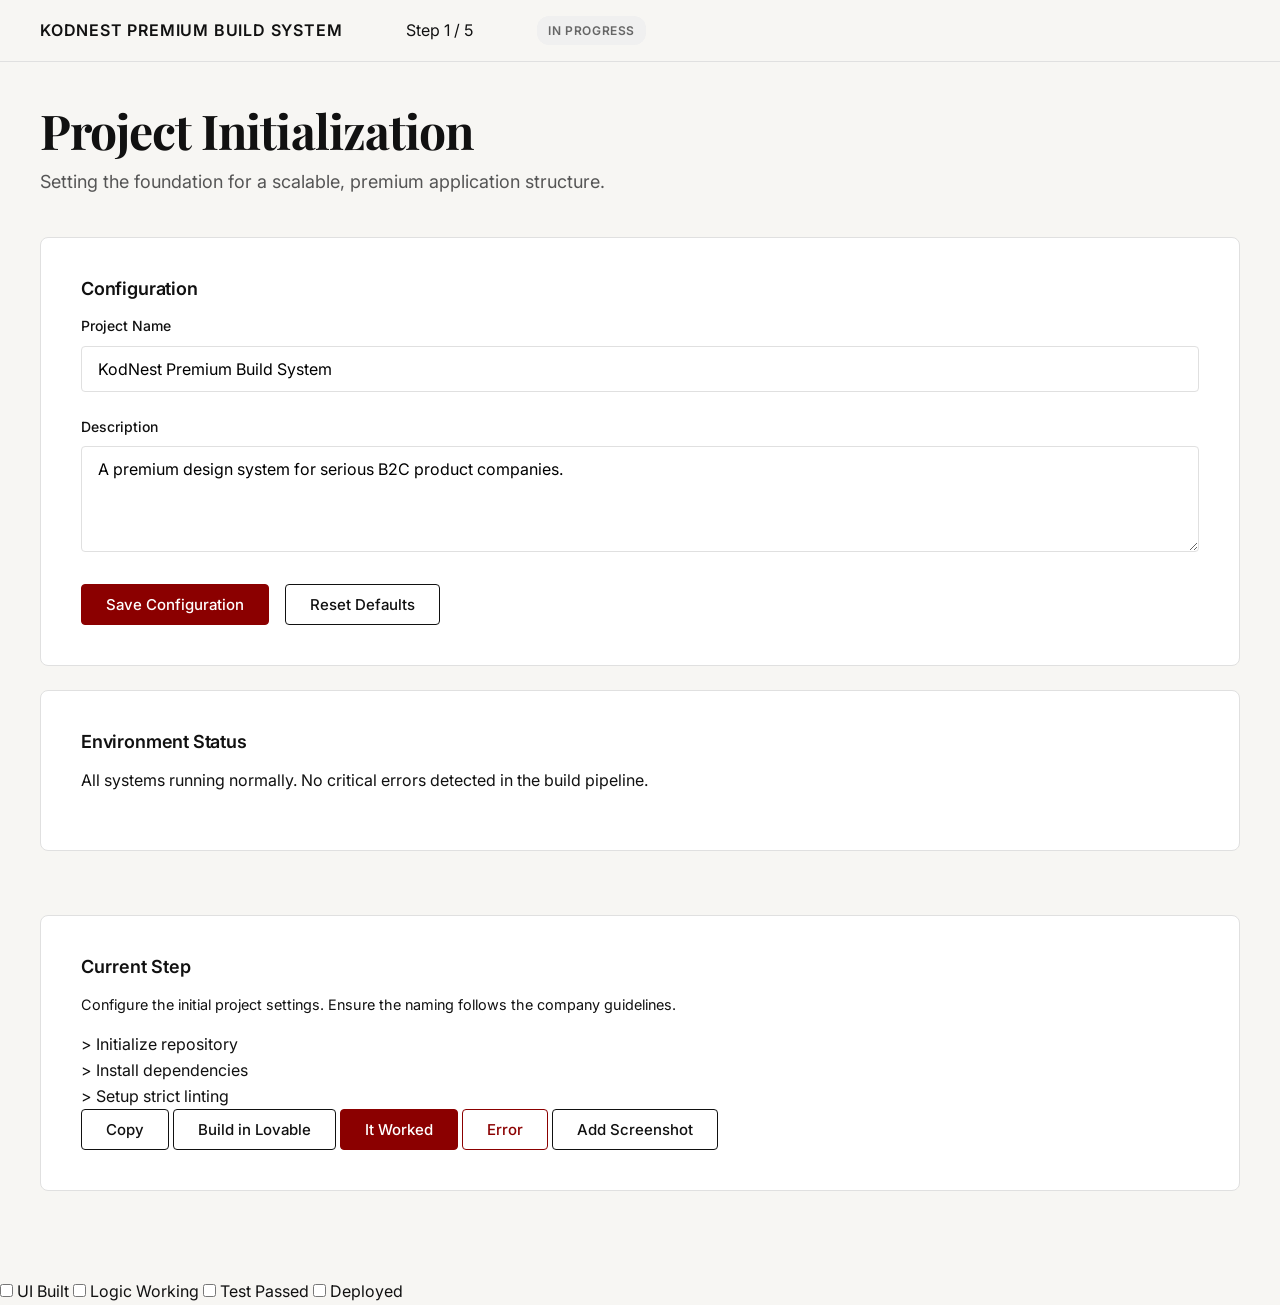
<file: index.html>
<!DOCTYPE html>
<html lang="en">

<head>
    <meta charset="UTF-8">
    <meta name="viewport" content="width=device-width, initial-scale=1.0">
    <title>KodNest Premium Build System</title>
    <!-- Fonts -->
    <link rel="preconnect" href="https://fonts.googleapis.com">
    <link rel="preconnect" href="https://fonts.gstatic.com" crossorigin>
    <link
        href="https://fonts.googleapis.com/css2?family=Inter:wght@400;500;600&family=Playfair+Display:wght@600;700&display=swap"
        rel="stylesheet">

    <!-- Styles -->
    <link rel="stylesheet" href="styles.css">
</head>

<body>

    <!-- Top Bar -->
    <nav class="top-bar">
        <div class="brand-name">KodNest Premium Build System</div>
        <div class="progress-indicator">Step 1 / 5</div>
        <div class="status-badge in-progress">In Progress</div>
    </nav>

    <!-- Context Header -->
    <header class="context-header">
        <h1 class="context-headline">Project Initialization</h1>
        <p class="context-subtext">Setting the foundation for a scalable, premium application structure.</p>
    </header>

    <!-- Main Layout -->
    <main class="main-layout">

        <!-- Primary Workspace (70%) -->
        <section class="primary-workspace">
            <div class="card">
                <h2 class="card-title">Configuration</h2>
                <div class="input-group">
                    <label class="label" for="project-name">Project Name</label>
                    <input type="text" id="project-name" placeholder="e.g. Acme SaaS Platform"
                        value="KodNest Premium Build System">
                </div>

                <div class="input-group">
                    <label class="label" for="description">Description</label>
                    <textarea id="description" rows="4"
                        placeholder="Briefly describe the project goals...">A premium design system for serious B2C product companies.</textarea>
                </div>

                <div style="margin-top: 24px;">
                    <button class="btn btn-primary">Save Configuration</button>
                    <button class="btn btn-secondary" style="margin-left: 12px;">Reset Defaults</button>
                </div>
            </div>

            <div class="card">
                <h2 class="card-title">Environment Status</h2>
                <p>All systems running normally. No critical errors detected in the build pipeline.</p>
            </div>
        </section>

        <!-- Secondary Panel (30%) -->
        <aside class="secondary-panel">
            <div class="card">
                <h3 class="card-title">Current Step</h3>
                <p style="font-size: 0.9rem; margin-bottom: 16px;">
                    Configure the initial project settings. Ensure the naming follows the company guidelines.
                </p>

                <div class="prompt-box">
                    > Initialize repository<br>
                    > Install dependencies<br>
                    > Setup strict linting
                </div>

                <div class="panel-actions">
                    <button class="btn btn-secondary">Copy</button>
                    <button class="btn btn-secondary">Build in Lovable</button>
                    <button class="btn btn-primary">It Worked</button>
                    <button class="btn btn-secondary"
                        style="color: var(--color-accent); border-color: var(--color-accent);">Error</button>
                    <button class="btn btn-secondary">Add Screenshot</button>
                </div>
            </div>
        </aside>

    </main>

    <!-- Proof Footer -->
    <footer class="proof-footer">
        <div class="checklist">
            <label class="check-item"><input type="checkbox"> UI Built</label>
            <label class="check-item"><input type="checkbox"> Logic Working</label>
            <label class="check-item"><input type="checkbox"> Test Passed</label>
            <label class="check-item"><input type="checkbox"> Deployed</label>
        </div>
    </footer>

</body>

</html>
</file>
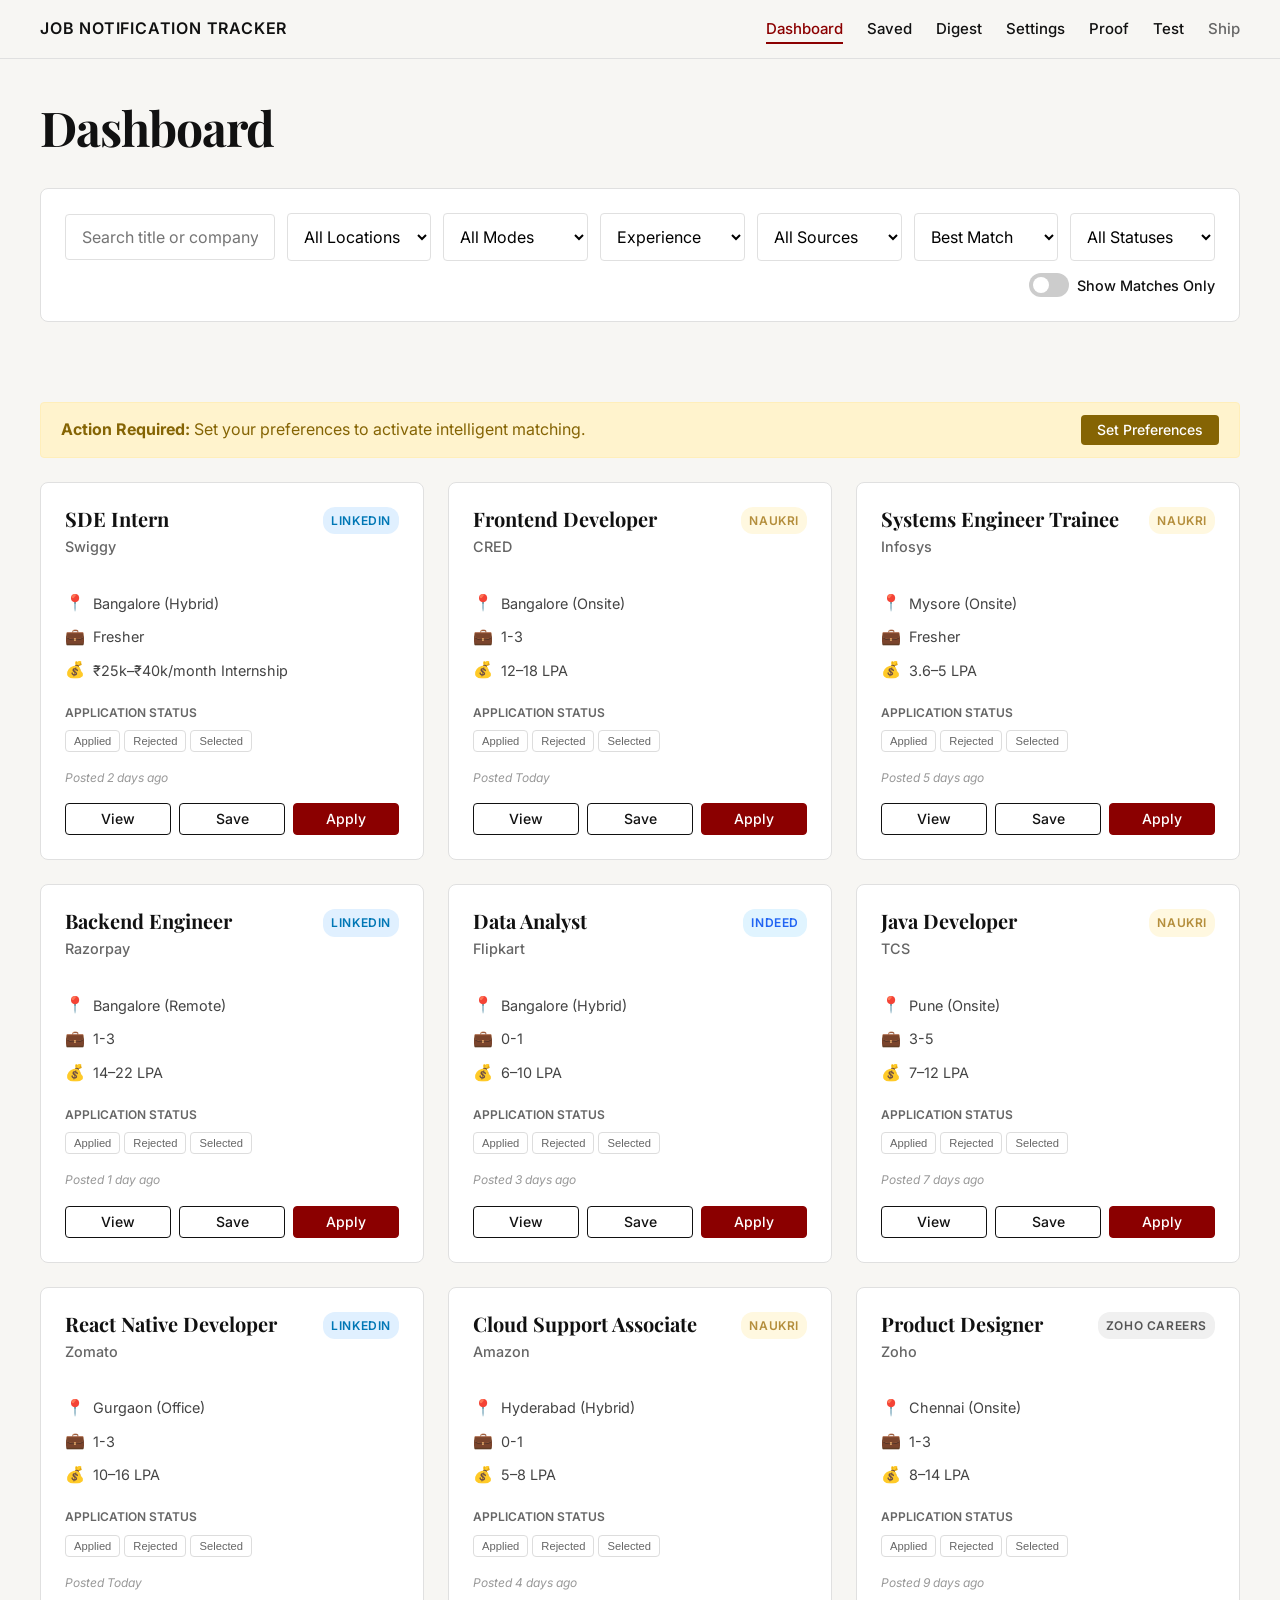
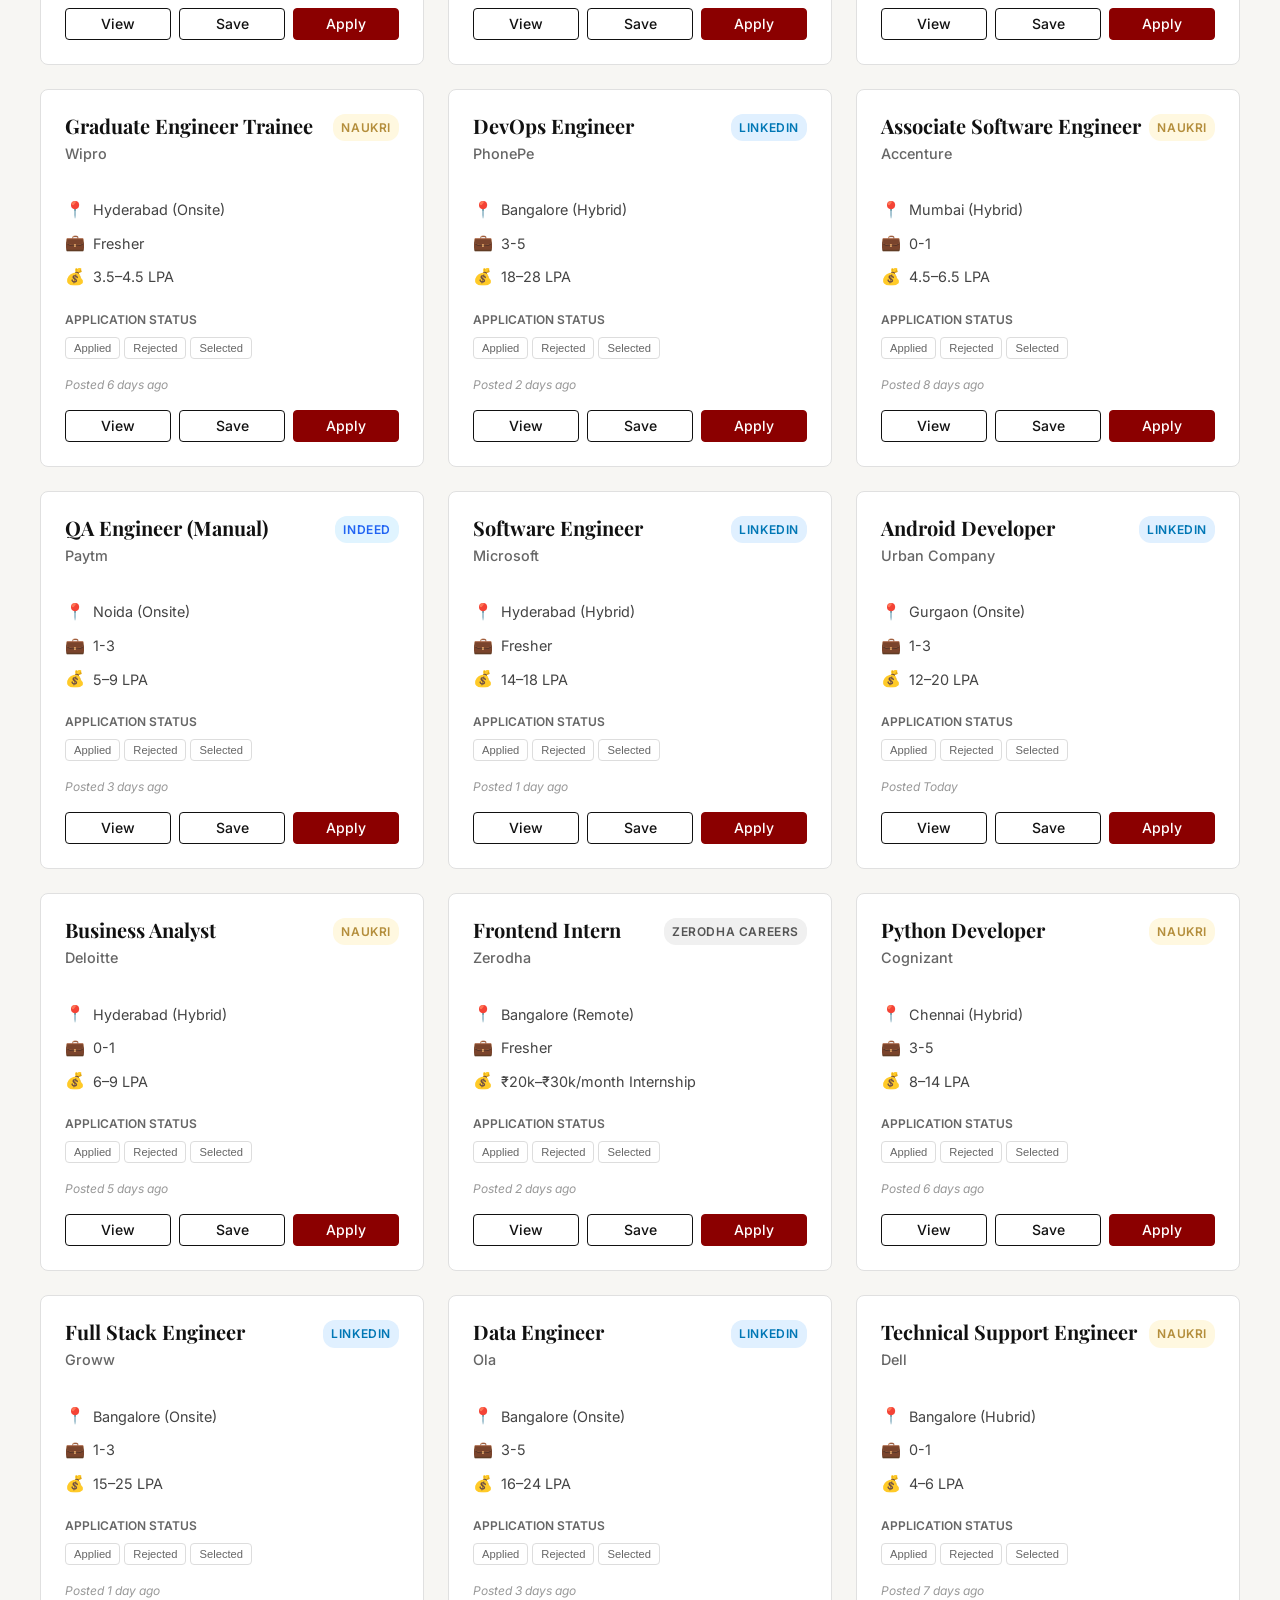
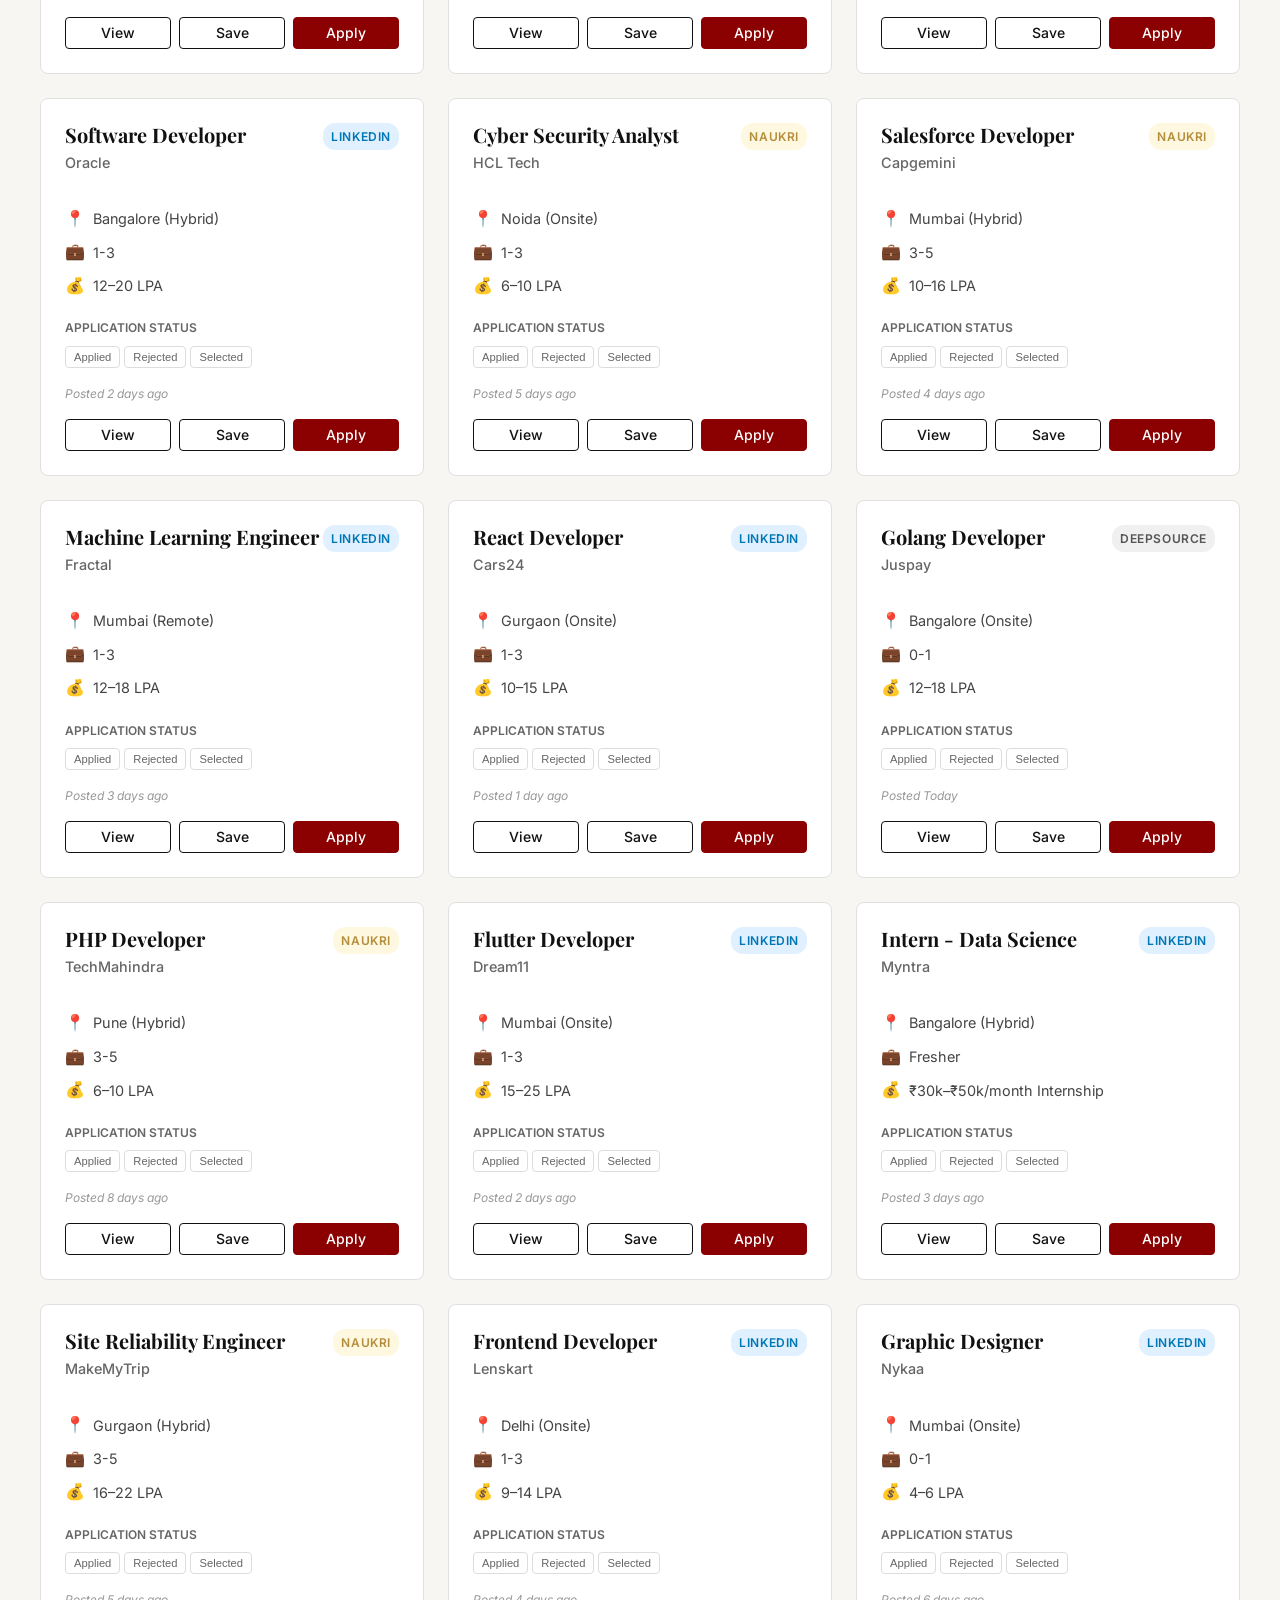
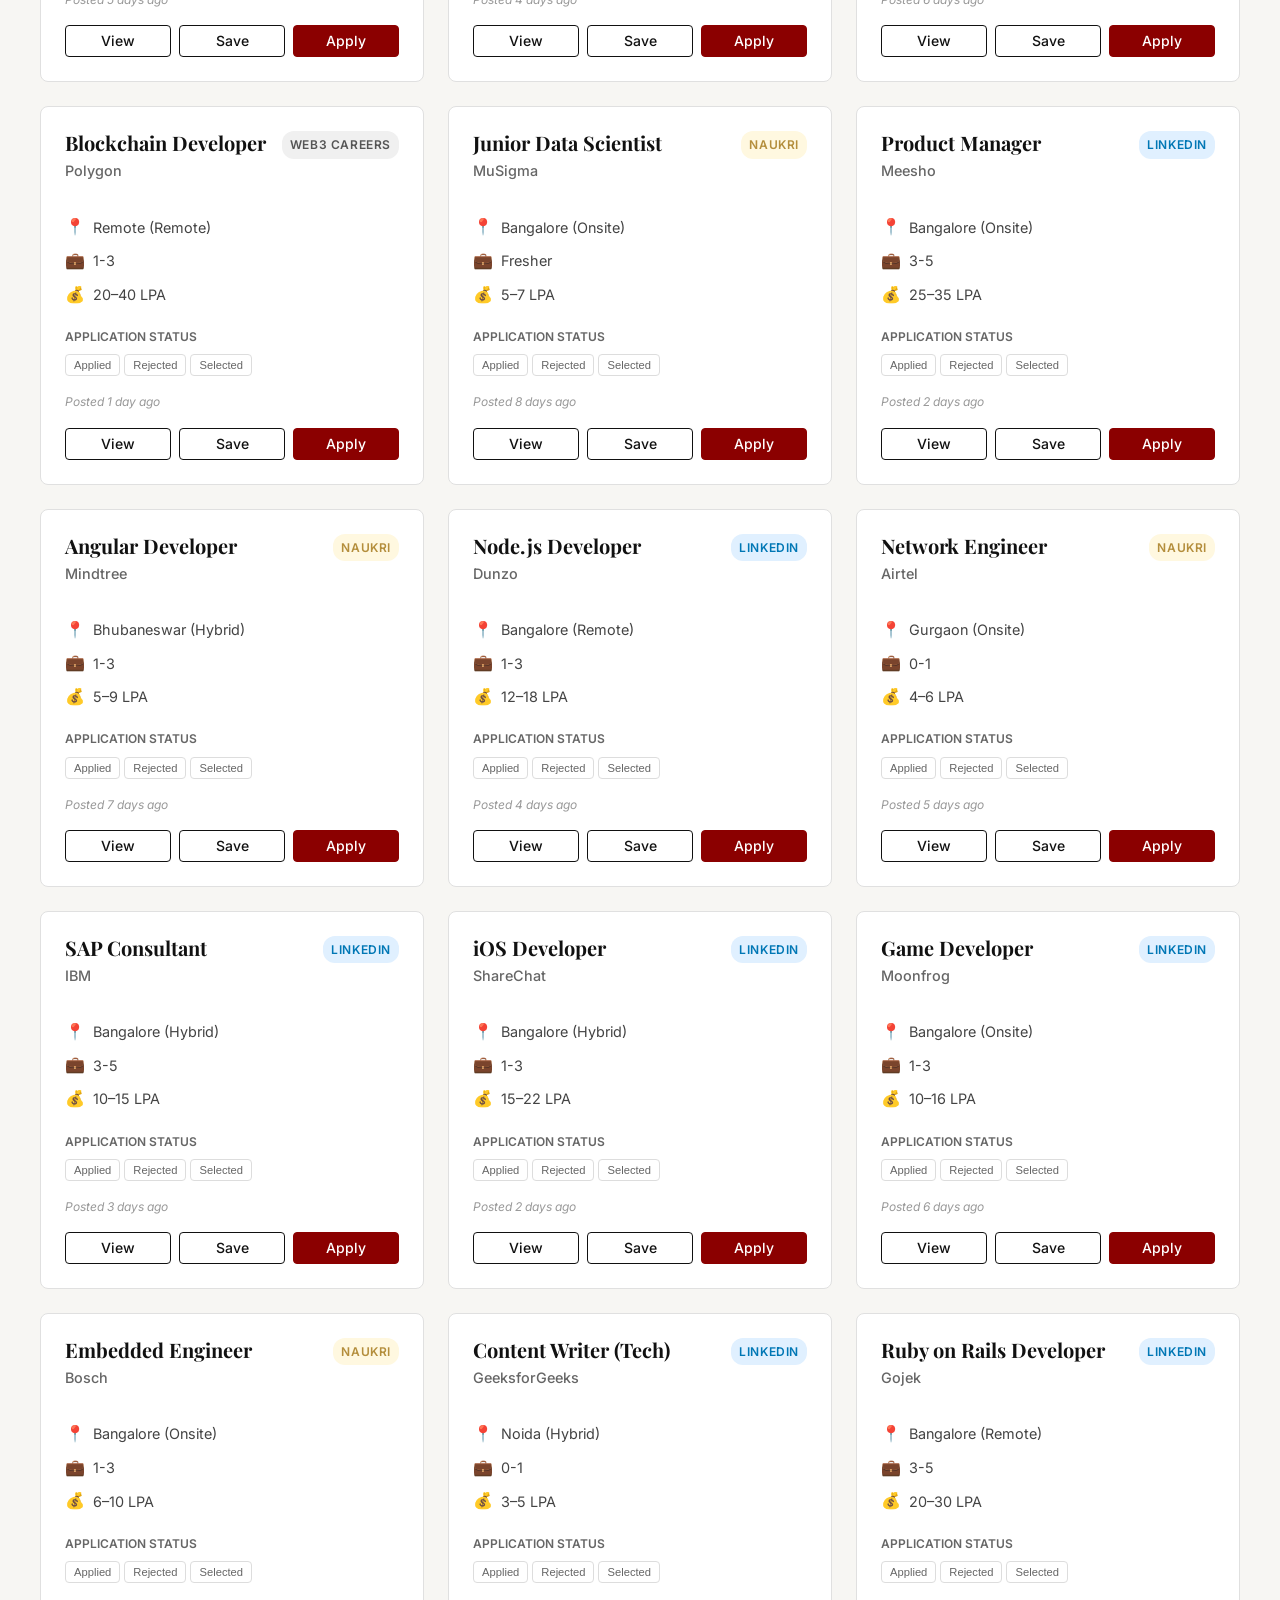
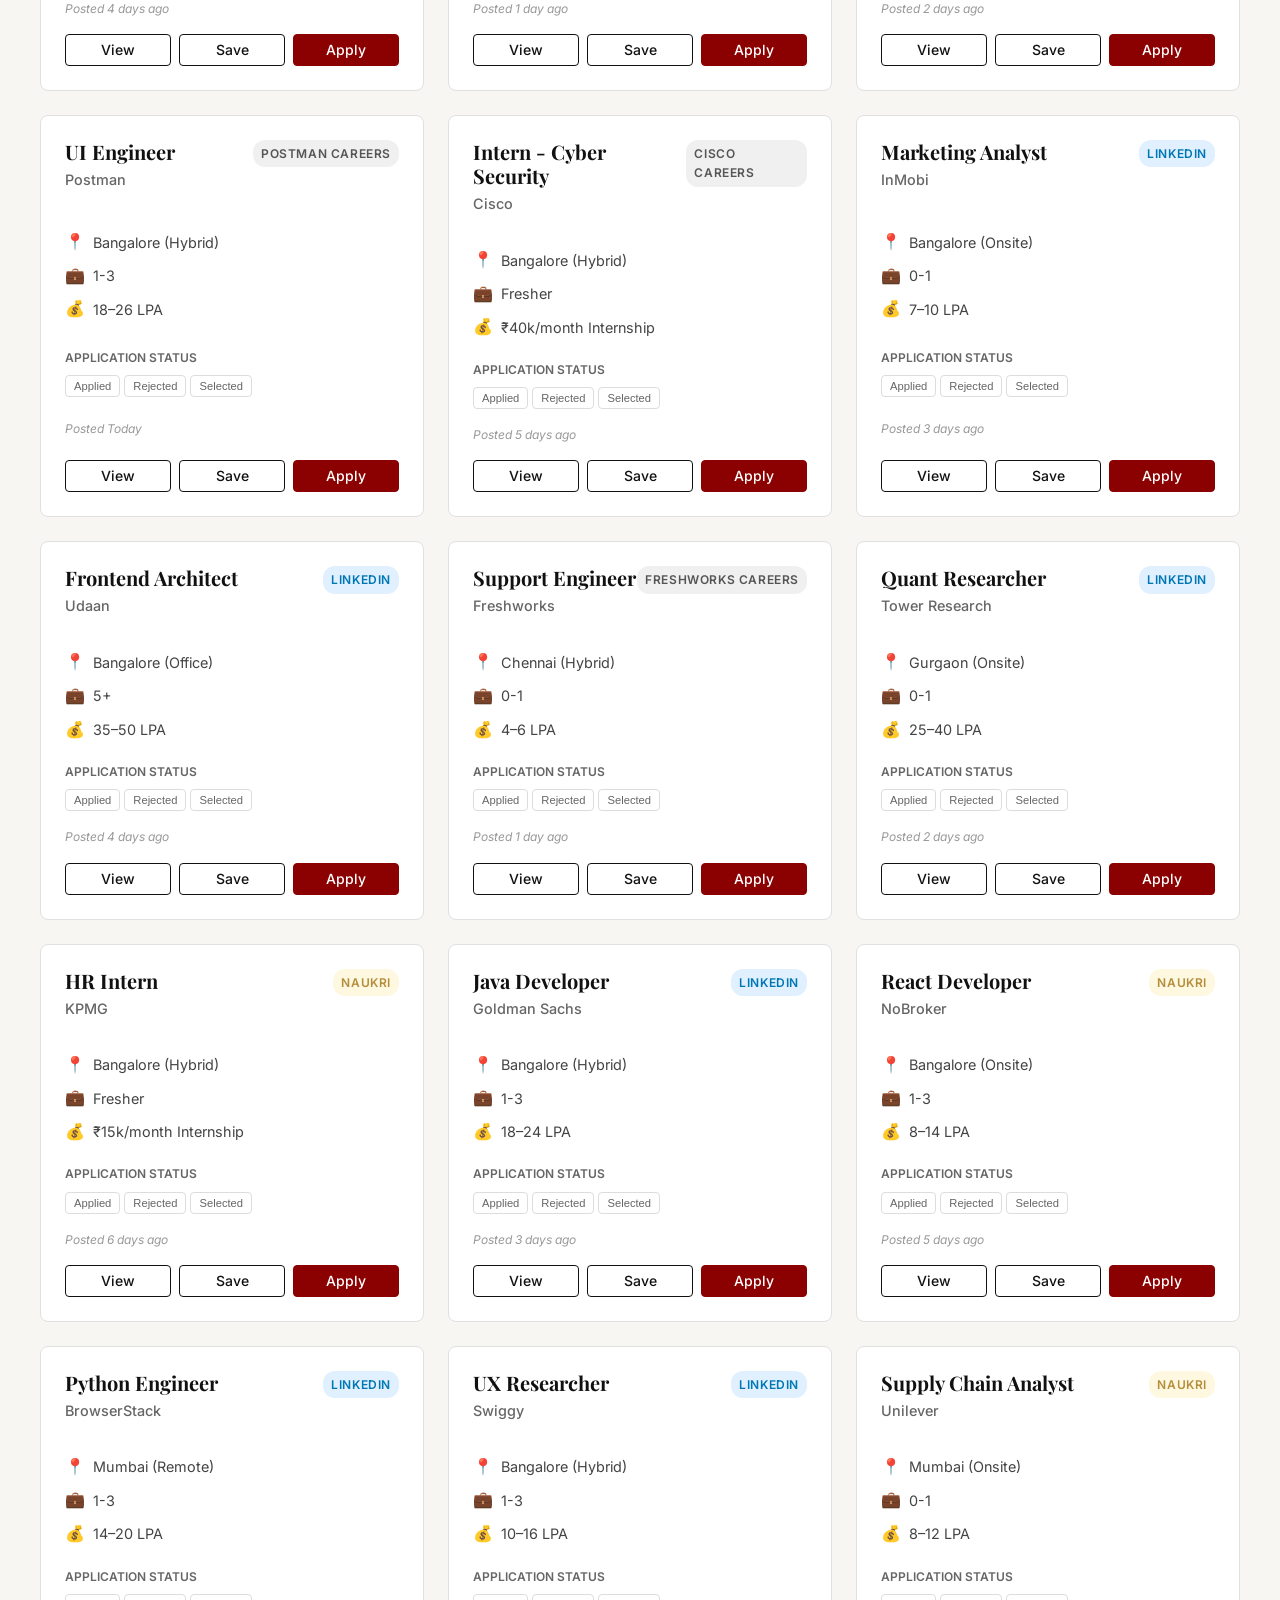
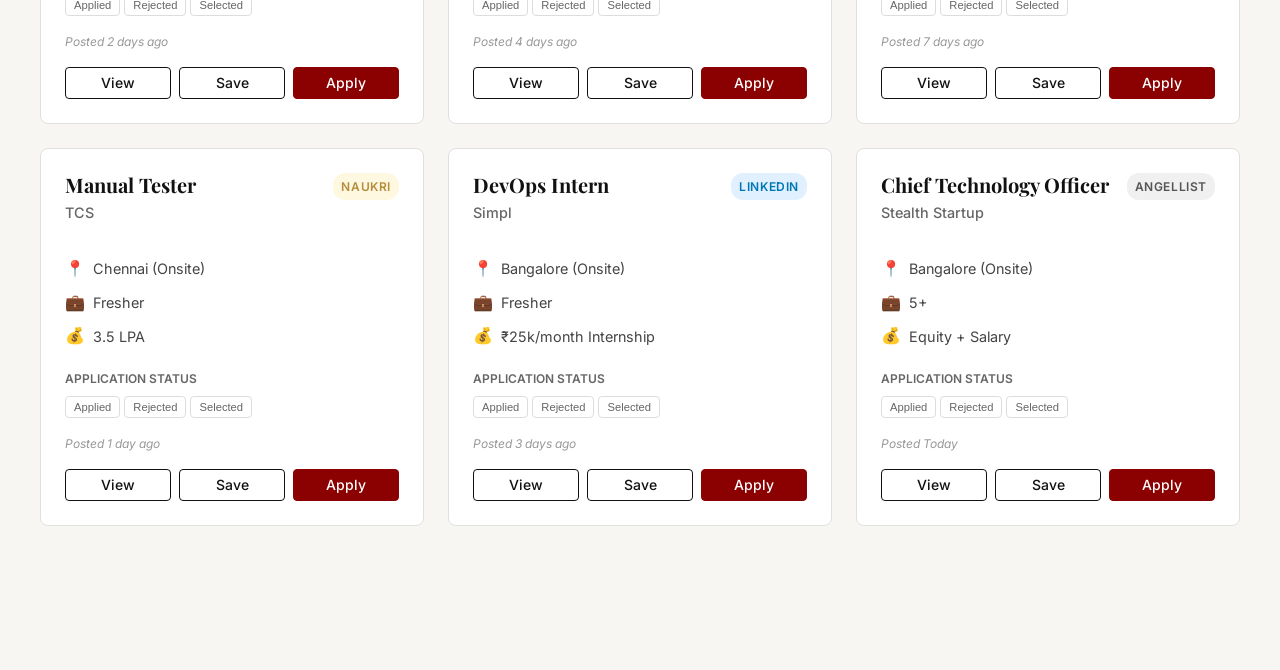
<file: dashboard.html>
<!DOCTYPE html>
<html lang="en">

<head>
    <meta charset="UTF-8">
    <meta name="viewport" content="width=device-width, initial-scale=1.0">
    <title>Dashboard - Job Notification Tracker</title>
    <!-- Fonts -->
    <link rel="preconnect" href="https://fonts.googleapis.com">
    <link rel="preconnect" href="https://fonts.gstatic.com" crossorigin>
    <link
        href="https://fonts.googleapis.com/css2?family=Inter:wght@400;500;600&family=Playfair+Display:wght@600;700&display=swap"
        rel="stylesheet">
    <!-- Styles -->
    <link rel="stylesheet" href="styles.css">
</head>

<body>
    <!-- Top Bar -->
    <nav class="top-bar">
        <div class="brand-name">Job Notification Tracker</div>

        <button class="mobile-menu-btn" aria-label="Toggle menu">
            <span></span>
            <span></span>
            <span></span>
        </button>

        <ul class="nav-links">
            <li><a href="dashboard.html" class="nav-link active">Dashboard</a></li>
            <li><a href="saved.html" class="nav-link">Saved</a></li>
            <li><a href="digest.html" class="nav-link">Digest</a></li>
            <li><a href="settings.html" class="nav-link">Settings</a></li>
            <li><a href="proof.html" class="nav-link">Proof</a></li>
            <li><a href="test.html" class="nav-link">Test</a></li>
            <li><a href="ship.html" class="nav-link" style="color: #666;">Ship</a></li>
        </ul>
    </nav>

    <!-- Context Header -->
    <header class="context-header">
        <h1 class="context-headline">Dashboard</h1>
    </header>

    <!-- Main Layout -->
    <main class="main-layout">

        <!-- Filter Bar -->
        <section class="filter-bar" style="align-items: center;">
            <input type="text" id="search-filter" class="filter-input" placeholder="Search title or company...">

            <select id="location-filter" class="filter-select">
                <option value="">All Locations</option>
                <option value="Bangalore">Bangalore</option>
                <option value="Hyderabad">Hyderabad</option>
                <option value="Mumbai">Mumbai</option>
                <option value="Pune">Pune</option>
                <option value="Gurgaon">Gurgaon</option>
                <option value="Chennai">Chennai</option>
                <option value="Remote">Remote</option>
            </select>

            <select id="mode-filter" class="filter-select">
                <option value="">All Modes</option>
                <option value="Remote">Remote</option>
                <option value="Hybrid">Hybrid</option>
                <option value="Onsite">Onsite</option>
            </select>

            <select id="experience-filter" class="filter-select">
                <option value="">Experience</option>
                <option value="Fresher">Fresher</option>
                <option value="0-1">0-1 Years</option>
                <option value="1-3">1-3 Years</option>
                <option value="3-5">3-5 Years</option>
            </select>

            <select id="source-filter" class="filter-select">
                <option value="">All Sources</option>
                <option value="LinkedIn">LinkedIn</option>
                <option value="Naukri">Naukri</option>
                <option value="Indeed">Indeed</option>
            </select>

            <select id="sort-filter" class="filter-select">
                <option value="match_score">Best Match</option>
                <option value="latest">Latest</option>
                <option value="salary">Highest Salary</option>
            </select>

            <select id="status-filter" class="filter-select">
                <option value="">All Statuses</option>
                <option value="Not Applied">Not Applied</option>
                <option value="Applied">Applied</option>
                <option value="Rejected">Rejected</option>
                <option value="Selected">Selected</option>
            </select>

            <!-- Toggle Switch -->
            <div style="display: flex; align-items: center; gap: 8px; margin-left: auto;">
                <label class="switch">
                    <input type="checkbox" id="match-toggle-checkbox">
                    <span class="slider round"></span>
                </label>
                <label for="match-toggle-checkbox" style="font-size: 0.9rem; font-weight: 500;">Show Matches
                    Only</label>
            </div>
        </section>

        <!-- Job Grid -->
        <section class="primary-workspace">
            <div id="job-container" class="job-grid">
                <!-- Javascript will populate this -->
            </div>
        </section>
    </main>

    <!-- Modal -->
    <div id="job-modal" class="modal-overlay">
        <div class="modal-content">
            <span class="close-modal">&times;</span>
            <div class="modal-body">
                <!-- Dynamic Content -->
            </div>
        </div>
    </div>

    <!-- Scripts -->
    <script src="script.js"></script>
    <script src="jobs-data.js"></script>
    <script src="app.js"></script>
</body>

</html>
</file>
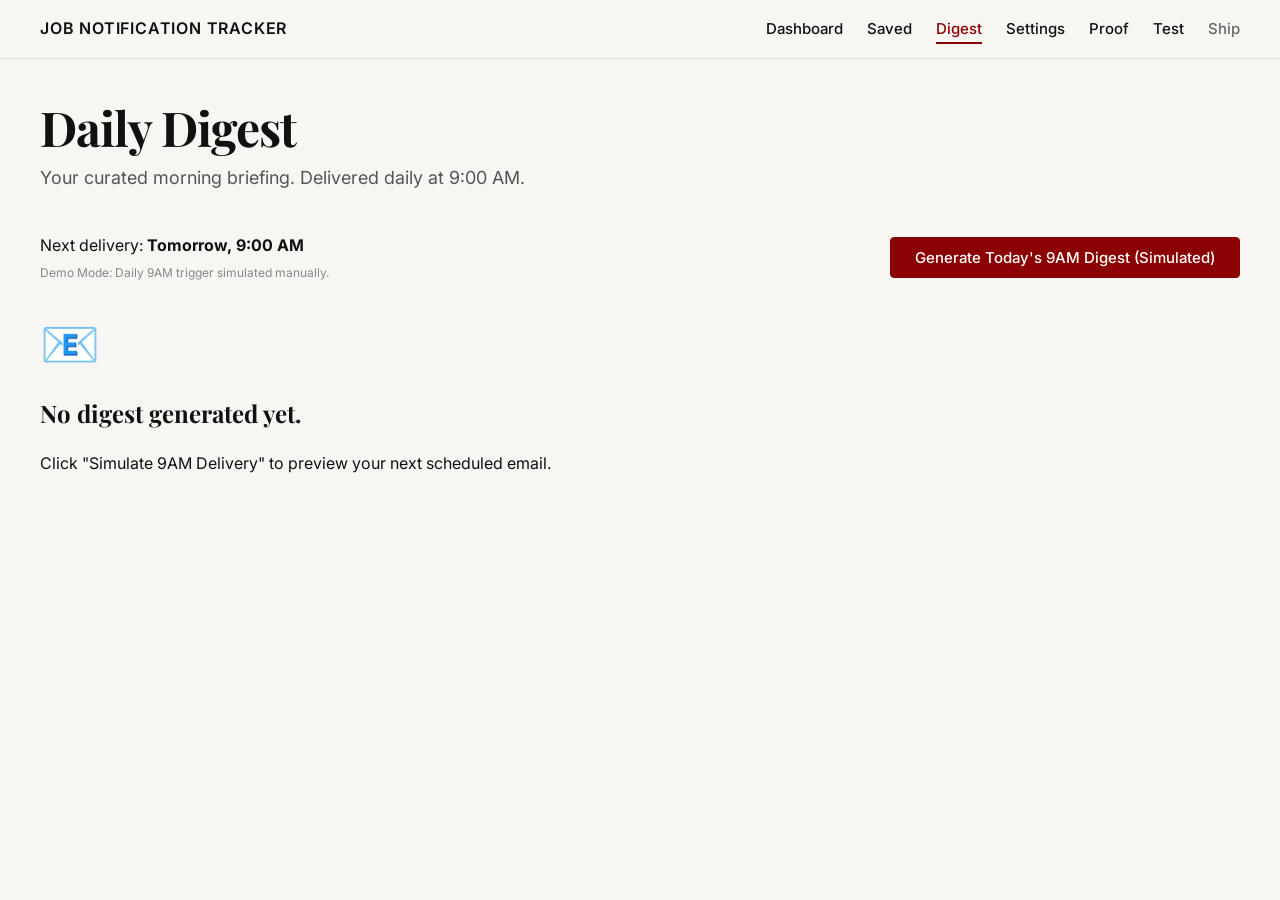
<file: digest.html>
<!DOCTYPE html>
<html lang="en">

<head>
    <meta charset="UTF-8">
    <meta name="viewport" content="width=device-width, initial-scale=1.0">
    <title>Daily Digest - Job Notification Tracker</title>
    <!-- Fonts -->
    <link rel="preconnect" href="https://fonts.googleapis.com">
    <link rel="preconnect" href="https://fonts.gstatic.com" crossorigin>
    <link
        href="https://fonts.googleapis.com/css2?family=Inter:wght@400;500;600&family=Playfair+Display:wght@600;700&display=swap"
        rel="stylesheet">
    <!-- Styles -->
    <link rel="stylesheet" href="styles.css">
</head>

<body>
    <!-- Top Bar -->
    <nav class="top-bar">
        <div class="brand-name">Job Notification Tracker</div>

        <button class="mobile-menu-btn" aria-label="Toggle menu">
            <span></span>
            <span></span>
            <span></span>
        </button>

        <ul class="nav-links">
            <li><a href="dashboard.html" class="nav-link">Dashboard</a></li>
            <li><a href="saved.html" class="nav-link">Saved</a></li>
            <li><a href="digest.html" class="nav-link active">Digest</a></li>
            <li><a href="settings.html" class="nav-link">Settings</a></li>
            <li><a href="proof.html" class="nav-link">Proof</a></li>
            <li><a href="test.html" class="nav-link">Test</a></li>
            <li><a href="ship.html" class="nav-link" style="color: #666;">Ship</a></li>
        </ul>
    </nav>

    <!-- Context Header -->
    <header class="context-header">
        <h1 class="context-headline">Daily Digest</h1>
        <p class="context-subtext">Your curated morning briefing. Delivered daily at 9:00 AM.</p>
    </header>

    <!-- Main Layout -->
    <main class="main-layout">
        <section class="primary-workspace">

            <!-- Controls -->
            <div style="margin-bottom: 24px; display: flex; justify-content: space-between; align-items: center;">
                <div>
                    <span id="next-delivery">Next delivery: <strong>Tomorrow, 9:00 AM</strong></span>
                    <div style="font-size: 0.75rem; color: #888; margin-top: 4px;">Demo Mode: Daily 9AM trigger
                        simulated manually.</div>
                </div>
                <button id="simulate-digest-btn" class="btn btn-primary">Generate Today's 9AM Digest
                    (Simulated)</button>
            </div>

            <!-- Email Simulation Container -->
            <div id="email-preview-container" class="card" style="display: none; background: #f2f2f2; padding: 40px;">
                <!-- Recent Status Updates Section -->
                <div id="status-updates-container"
                    style="max-width: 600px; margin: 0 auto 24px; background: white; border-radius: 8px; padding: 24px; box-shadow: 0 2px 8px rgba(0,0,0,0.05); display: none;">
                    <h3
                        style="margin: 0 0 16px; font-size: 1.1rem; border-bottom: 1px solid #eee; padding-bottom: 8px;">
                        Recent Status Updates</h3>
                    <div id="status-updates-list">
                        <!-- Populated by JS -->
                    </div>
                </div>

                <!-- Simulated Email Client Window -->
                <div
                    style="max-width: 600px; margin: 0 auto; background: white; border-radius: 8px; box-shadow: 0 4px 12px rgba(0,0,0,0.1); overflow: hidden;">

                    <!-- Email Header -->
                    <div style="background: var(--color-accent); color: white; padding: 24px; text-align: center;">
                        <h2 style="margin: 0; font-size: 1.5rem; color: white;">Top 10 Jobs For You — 9AM Digest</h2>
                        <p style="margin: 8px 0 0; opacity: 0.9; font-size: 0.9rem;">Fresh matches for <span
                                id="digest-date">Today</span></p>
                    </div>

                    <!-- Email Body -->
                    <div id="digest-content" style="padding: 24px;">
                        <!-- Dynamic Job Rows go here -->
                        <p style="text-align: center; color: #666;">Loading your matches...</p>
                    </div>

                    <!-- Email Footer -->
                    <div
                        style="background: #f9f9f9; padding: 16px; text-align: center; font-size: 0.8rem; color: #888; border-top: 1px solid #eee;">
                        <p style="margin: 0;">This digest was generated based on your preferences.</p>
                        <a href="settings.html" style="color: #666; text-decoration: underline;">Update Preferences</a>
                    </div>
                </div>

                <!-- Action Buttons -->
                <div style="margin-top: 24px; display: flex; gap: 12px; justify-content: center;">
                    <button id="copy-digest-btn" class="btn btn-secondary">Copy Digest to Clipboard</button>
                    <button id="email-draft-btn" class="btn btn-secondary">Create Email Draft</button>
                </div>
            </div>

            <!-- Empty State (Default) -->
            <div id="digest-empty-state" class="empty-state">
                <div style="font-size: 3rem; margin-bottom: 16px;">📧</div>
                <h3>No digest generated yet.</h3>
                <p>Click "Simulate 9AM Delivery" to preview your next scheduled email.</p>
            </div>

        </section>
    </main>

    <!-- Scripts -->
    <script src="script.js"></script>
    <script src="jobs-data.js"></script>
    <script src="app.js"></script>
</body>

</html>
</file>
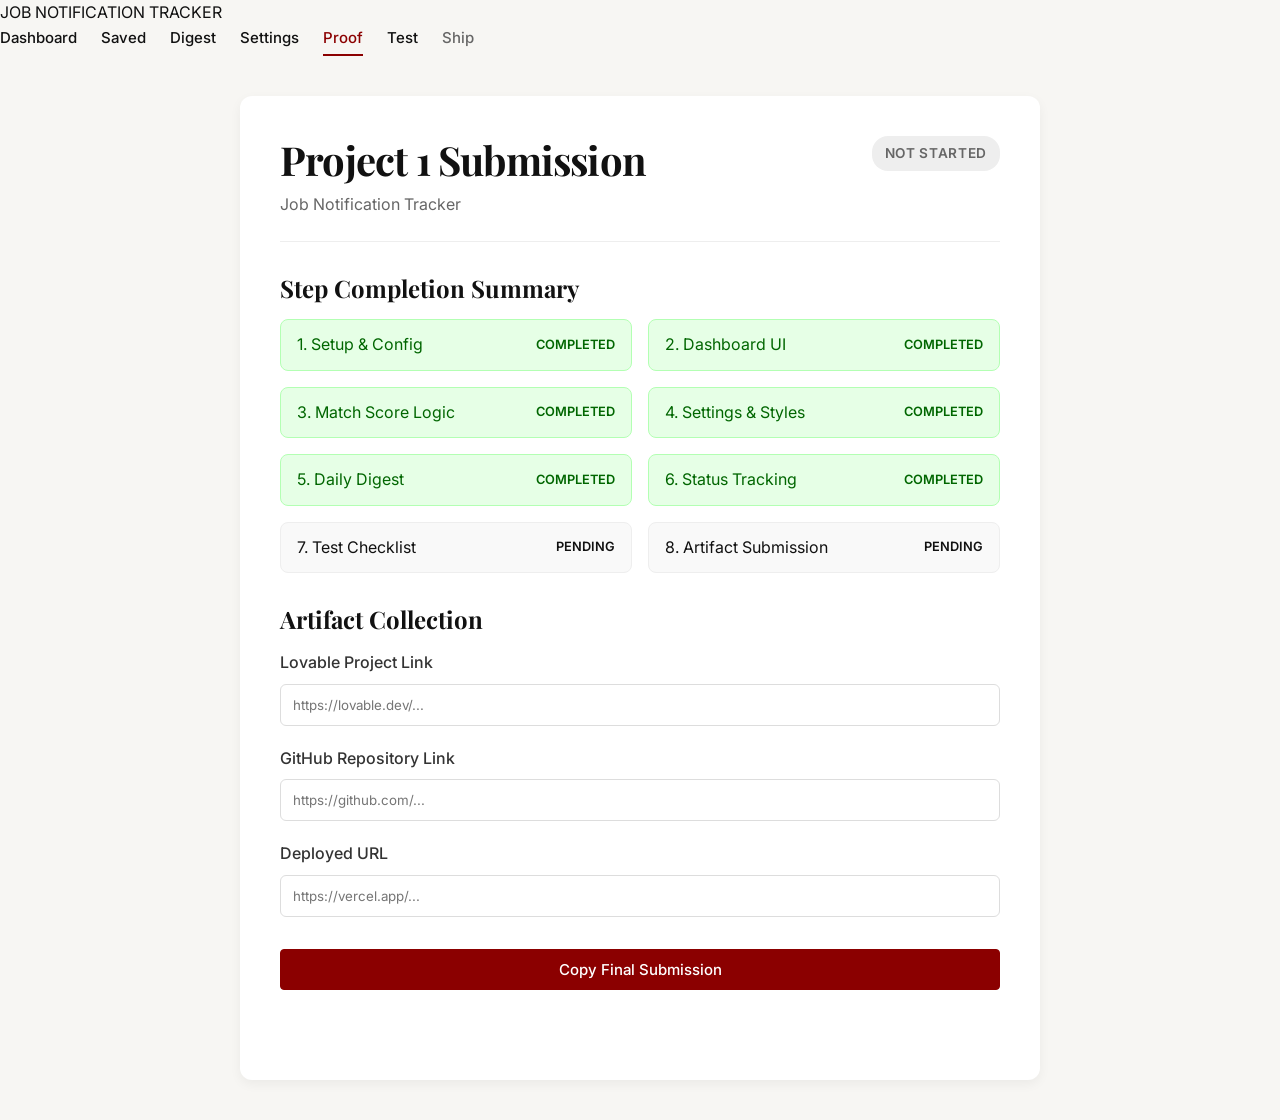
<file: proof.html>
<!DOCTYPE html>
<html lang="en">

<head>
    <meta charset="UTF-8">
    <meta name="viewport" content="width=device-width, initial-scale=1.0">
    <title>Proof of Work - Job Notification Tracker</title>
    <link
        href="https://fonts.googleapis.com/css2?family=Inter:wght@400;500;600&family=Playfair+Display:wght@600;700&display=swap"
        rel="stylesheet">
    <link rel="stylesheet" href="styles.css">
    <style>
        .proof-container {
            max-width: 800px;
            margin: 40px auto;
            background: white;
            padding: 40px;
            border-radius: 12px;
            box-shadow: 0 4px 12px rgba(0, 0, 0, 0.05);
        }

        .step-list {
            display: grid;
            grid-template-columns: repeat(auto-fit, minmax(300px, 1fr));
            gap: 16px;
            margin-bottom: 32px;
        }

        .step-item {
            display: flex;
            align-items: center;
            justify-content: space-between;
            background: #f9f9f9;
            padding: 12px 16px;
            border-radius: 8px;
            border: 1px solid #eee;
        }

        .step-item.completed {
            background: #e6ffe6;
            border-color: #b3ffb3;
            color: #006600;
        }

        .step-status {
            font-size: 0.8rem;
            font-weight: 600;
            text-transform: uppercase;
        }

        .input-group {
            margin-bottom: 20px;
        }

        .input-group label {
            display: block;
            margin-bottom: 8px;
            font-weight: 500;
            color: #333;
        }

        .input-group input {
            width: 100%;
            padding: 12px;
            border: 1px solid #ddd;
            border-radius: 6px;
            font-family: inherit;
        }

        .status-badge {
            display: inline-block;
            padding: 6px 12px;
            border-radius: 16px;
            font-size: 0.85rem;
            font-weight: 600;
            background: #eee;
            color: #666;
        }

        .status-badge.shipped {
            background: #e6ffe6;
            color: #006600;
        }

        .completion-msg {
            text-align: center;
            margin-top: 24px;
            color: #006600;
            font-weight: 500;
            opacity: 0;
            transition: opacity 0.5s;
        }

        .completion-msg.visible {
            opacity: 1;
        }
    </style>
</head>

<body>
    <nav class="navbar">
        <div class="nav-brand">JOB NOTIFICATION TRACKER</div>
        <div class="nav-links">
            <a href="dashboard.html" class="nav-link">Dashboard</a>
            <a href="saved.html" class="nav-link">Saved</a>
            <a href="digest.html" class="nav-link">Digest</a>
            <a href="settings.html" class="nav-link">Settings</a>
            <a href="proof.html" class="nav-link active">Proof</a>
            <a href="test.html" class="nav-link">Test</a>
            <a href="ship.html" class="nav-link" style="color: #666;">Ship</a>
        </div>
    </nav>

    <div class="container">
        <div class="proof-container">
            <div
                style="display: flex; justify-content: space-between; align-items: start; margin-bottom: 32px; border-bottom: 1px solid #eee; padding-bottom: 24px;">
                <div>
                    <h1 style="font-family: var(--font-serif); margin: 0;">Project 1 Submission</h1>
                    <p style="margin: 8px 0 0; color: #666;">Job Notification Tracker</p>
                </div>
                <div id="project-status" class="status-badge">Not Started</div>
            </div>

            <!-- Step A: Completion Summary -->
            <h3 style="margin-bottom: 16px;">Step Completion Summary</h3>
            <div class="step-list">
                <div class="step-item completed">
                    <span>1. Setup & Config</span>
                    <span class="step-status">Completed</span>
                </div>
                <div class="step-item completed">
                    <span>2. Dashboard UI</span>
                    <span class="step-status">Completed</span>
                </div>
                <div class="step-item completed">
                    <span>3. Match Score Logic</span>
                    <span class="step-status">Completed</span>
                </div>
                <div class="step-item completed">
                    <span>4. Settings & Styles</span>
                    <span class="step-status">Completed</span>
                </div>
                <div class="step-item completed">
                    <span>5. Daily Digest</span>
                    <span class="step-status">Completed</span>
                </div>
                <div class="step-item completed">
                    <span>6. Status Tracking</span>
                    <span class="step-status">Completed</span>
                </div>
                <div class="step-item" id="step-tests">
                    <span>7. Test Checklist</span>
                    <span class="step-status" id="test-status-text">Pending</span>
                </div>
                <div class="step-item" id="step-links">
                    <span>8. Artifact Submission</span>
                    <span class="step-status" id="link-status-text">Pending</span>
                </div>
            </div>

            <!-- Step B: Artifact Collection -->
            <h3 style="margin-bottom: 16px;">Artifact Collection</h3>
            <div class="input-group">
                <label>Lovable Project Link</label>
                <input type="url" id="link-lovable" placeholder="https://lovable.dev/..." required>
            </div>
            <div class="input-group">
                <label>GitHub Repository Link</label>
                <input type="url" id="link-github" placeholder="https://github.com/..." required>
            </div>
            <div class="input-group">
                <label>Deployed URL</label>
                <input type="url" id="link-deploy" placeholder="https://vercel.app/..." required>
            </div>

            <!-- Copy Button -->
            <div style="margin-top: 32px;">
                <button id="copy-submission-btn" class="btn btn-primary" style="width: 100%;" disabled>Copy Final
                    Submission</button>
            </div>

            <div id="completion-msg" class="completion-msg">Project 1 Shipped Successfully.</div>
        </div>
    </div>

    <script>
        document.addEventListener('DOMContentLoaded', () => {
            // DOM Elements
            const linkLovable = document.getElementById('link-lovable');
            const linkGithub = document.getElementById('link-github');
            const linkDeploy = document.getElementById('link-deploy');
            const copyBtn = document.getElementById('copy-submission-btn');
            const projectStatus = document.getElementById('project-status');
            const completionMsg = document.getElementById('completion-msg');

            const stepTests = document.getElementById('step-tests');
            const stepLinks = document.getElementById('step-links');
            const testStatusText = document.getElementById('test-status-text');
            const linkStatusText = document.getElementById('link-status-text');

            // Load Saved Data
            const savedLinks = JSON.parse(localStorage.getItem('jobTrackerProofLinks')) || {};
            if (savedLinks.lovable) linkLovable.value = savedLinks.lovable;
            if (savedLinks.github) linkGithub.value = savedLinks.github;
            if (savedLinks.deploy) linkDeploy.value = savedLinks.deploy;

            // Validation Logic
            const validateUrl = (str) => {
                try { new URL(str); return true; } catch { return false; }
            };

            const checkAllConditions = () => {
                // 1. Check Links
                const l1 = linkLovable.value.trim();
                const l2 = linkGithub.value.trim();
                const l3 = linkDeploy.value.trim();
                const linksValid = validateUrl(l1) && validateUrl(l2) && validateUrl(l3);

                // Update Link Step UI
                if (linksValid) {
                    stepLinks.classList.add('completed');
                    linkStatusText.innerText = 'Completed';
                } else {
                    stepLinks.classList.remove('completed');
                    linkStatusText.innerText = 'Pending';
                }

                // 2. Check Tests
                const tests = JSON.parse(localStorage.getItem('jobTrackerTestChecklist')) || {};
                const testsPassedCount = Object.values(tests).filter(v => v).length;
                const testsAllPassed = testsPassedCount === 10;

                // Update Test Step UI
                if (testsAllPassed) {
                    stepTests.classList.add('completed');
                    testStatusText.innerText = 'Completed';
                } else {
                    stepTests.classList.remove('completed');
                    testStatusText.innerText = 'Pending';
                }

                // Determine Project Status
                const isShipped = linksValid && testsAllPassed;

                if (isShipped) {
                    projectStatus.innerText = 'Shipped';
                    projectStatus.className = 'status-badge shipped';
                    completionMsg.classList.add('visible');
                    copyBtn.disabled = false;
                } else {
                    const inProgress = l1 || l2 || l3 || testsPassedCount > 0;
                    projectStatus.innerText = inProgress ? 'In Progress' : 'Not Started';
                    projectStatus.className = 'status-badge';
                    completionMsg.classList.remove('visible');
                    copyBtn.disabled = true;
                }

                // Persist Links
                localStorage.setItem('jobTrackerProofLinks', JSON.stringify({
                    lovable: l1,
                    github: l2,
                    deploy: l3
                }));
            };

            // Event Listeners
            [linkLovable, linkGithub, linkDeploy].forEach(input => {
                input.addEventListener('input', checkAllConditions);
            });

            // Copy Logic
            copyBtn.addEventListener('click', () => {
                const text = `
------------------------------------------
Job Notification Tracker — Final Submission

Lovable Project:
${linkLovable.value}

GitHub Repository:
${linkGithub.value}

Live Deployment:
${linkDeploy.value}

Core Features:
- Intelligent match scoring
- Daily digest simulation
- Status tracking
- Test checklist enforced
------------------------------------------
                 `.trim();

                navigator.clipboard.writeText(text).then(() => {
                    const originText = copyBtn.innerText;
                    copyBtn.innerText = "Copied to Clipboard!";
                    setTimeout(() => copyBtn.innerText = originText, 2000);
                });
            });

            // Initial Check
            checkAllConditions();
        });
    </script>
</body>

</html>
</file>
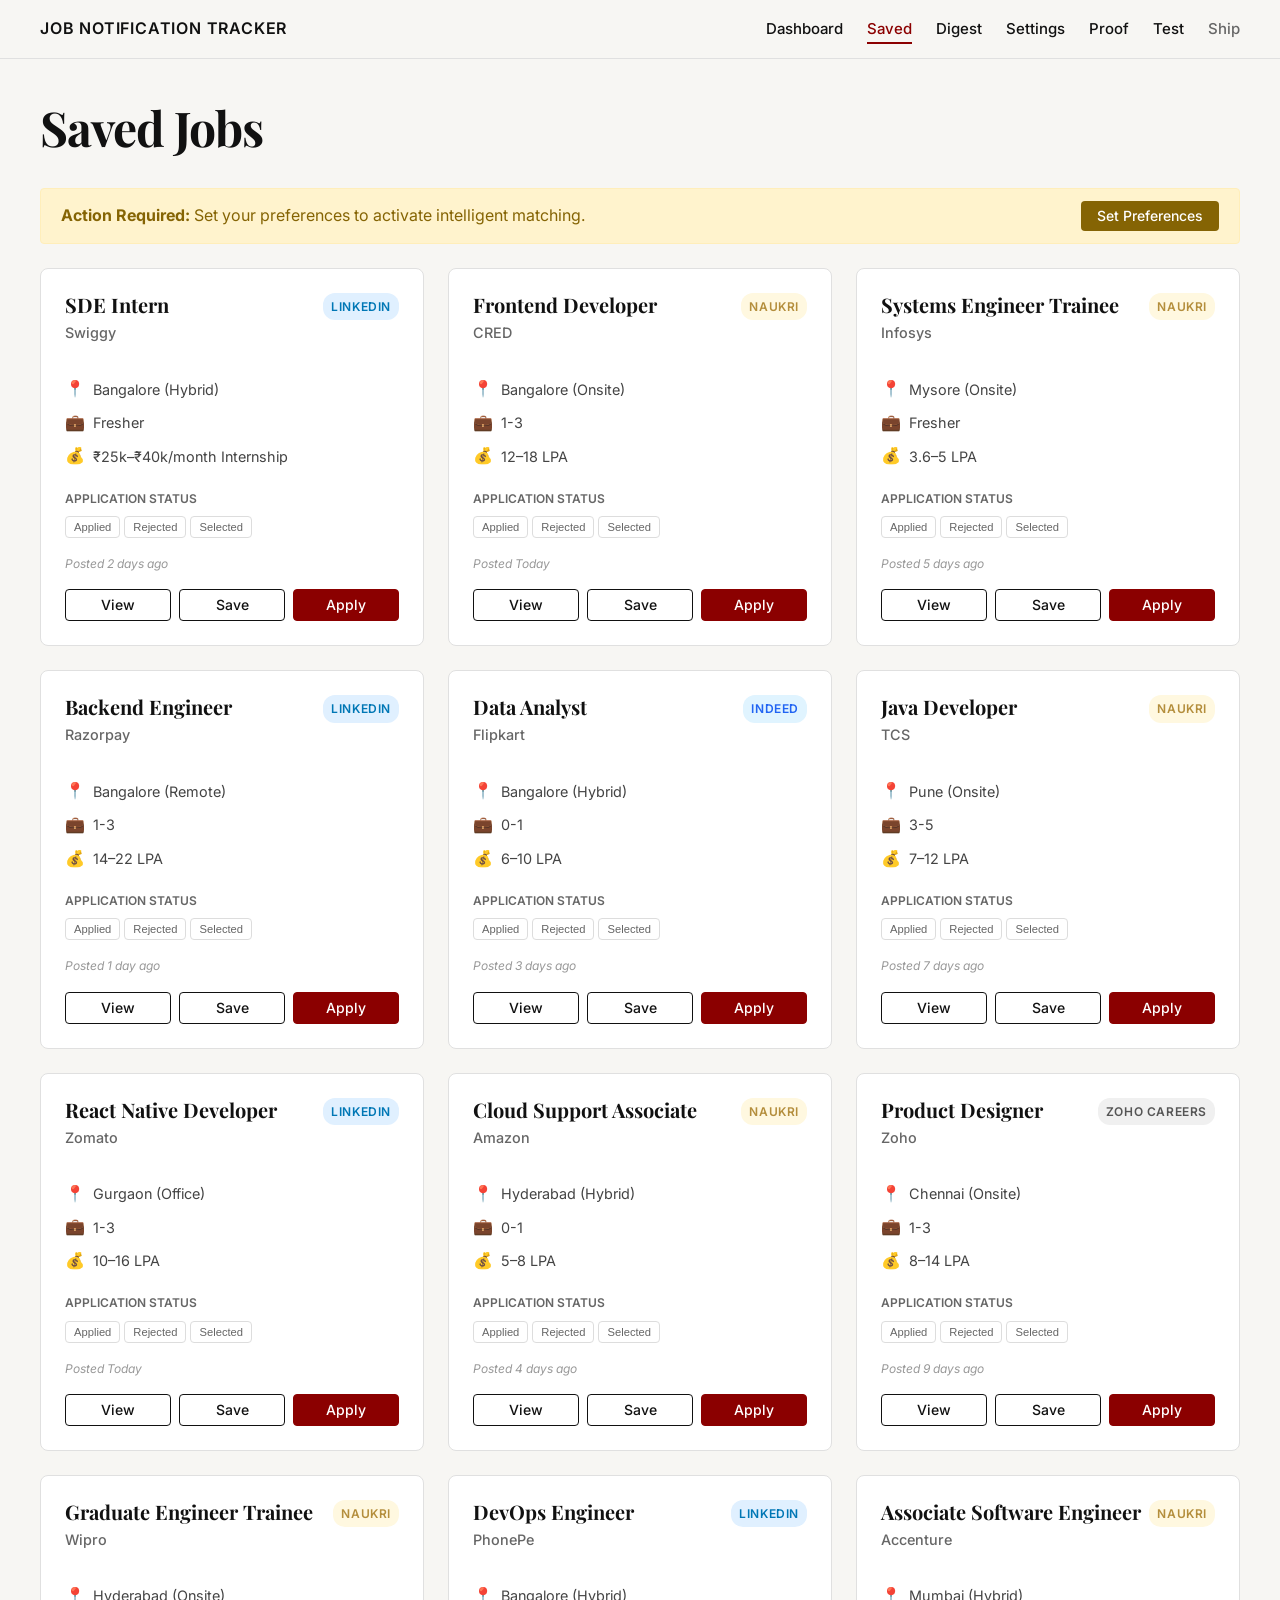
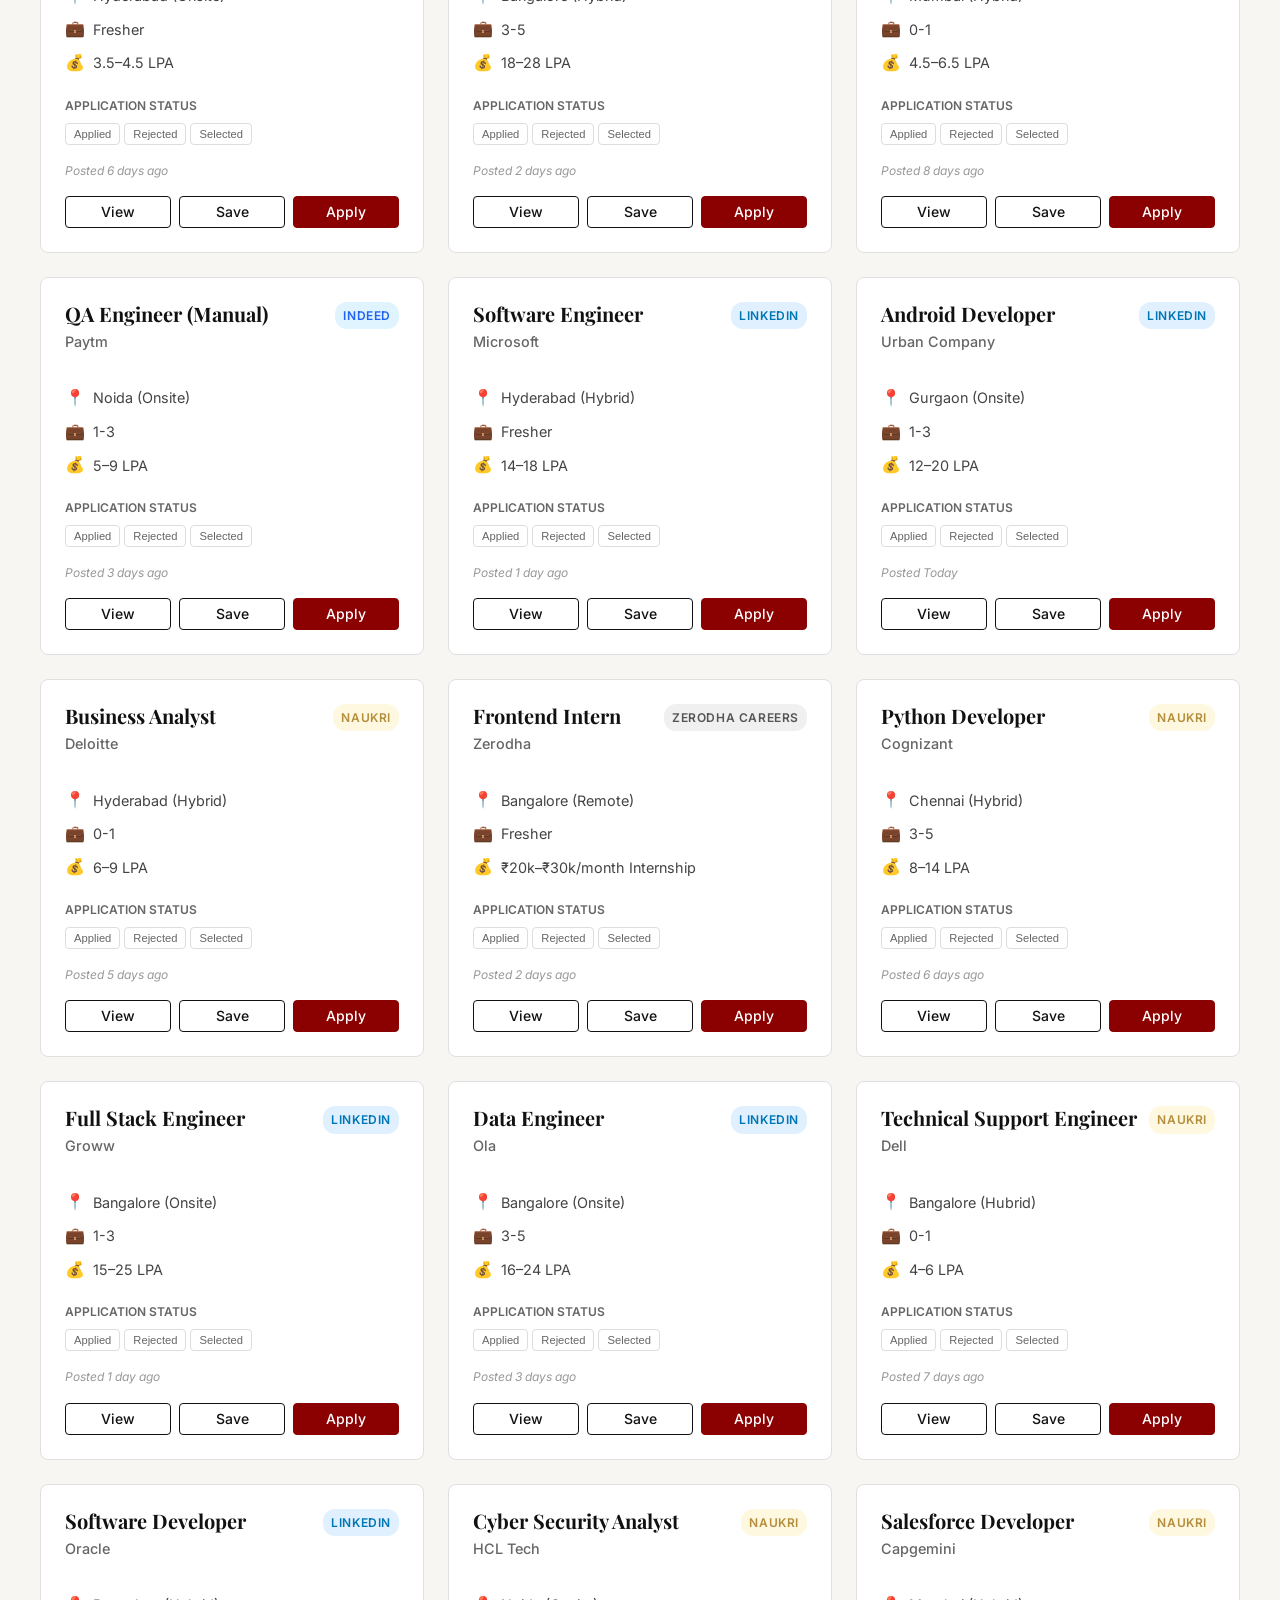
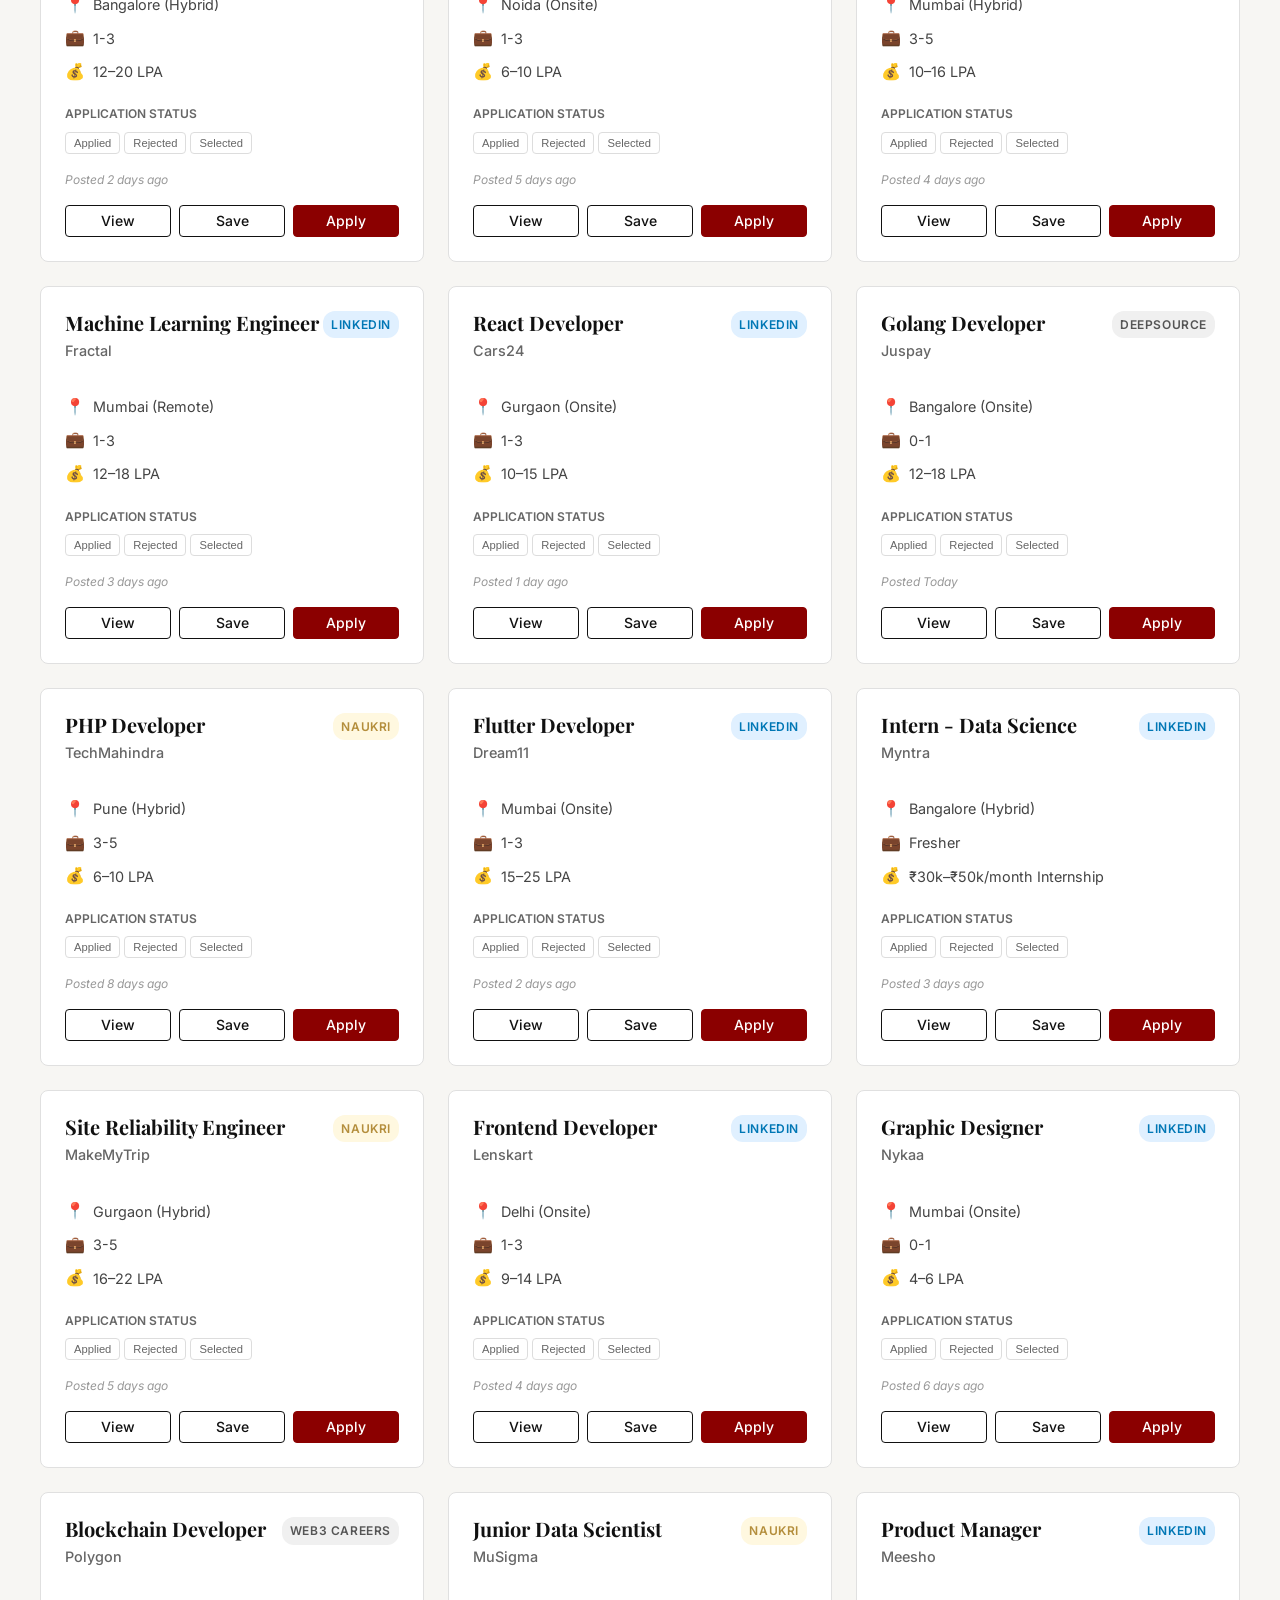
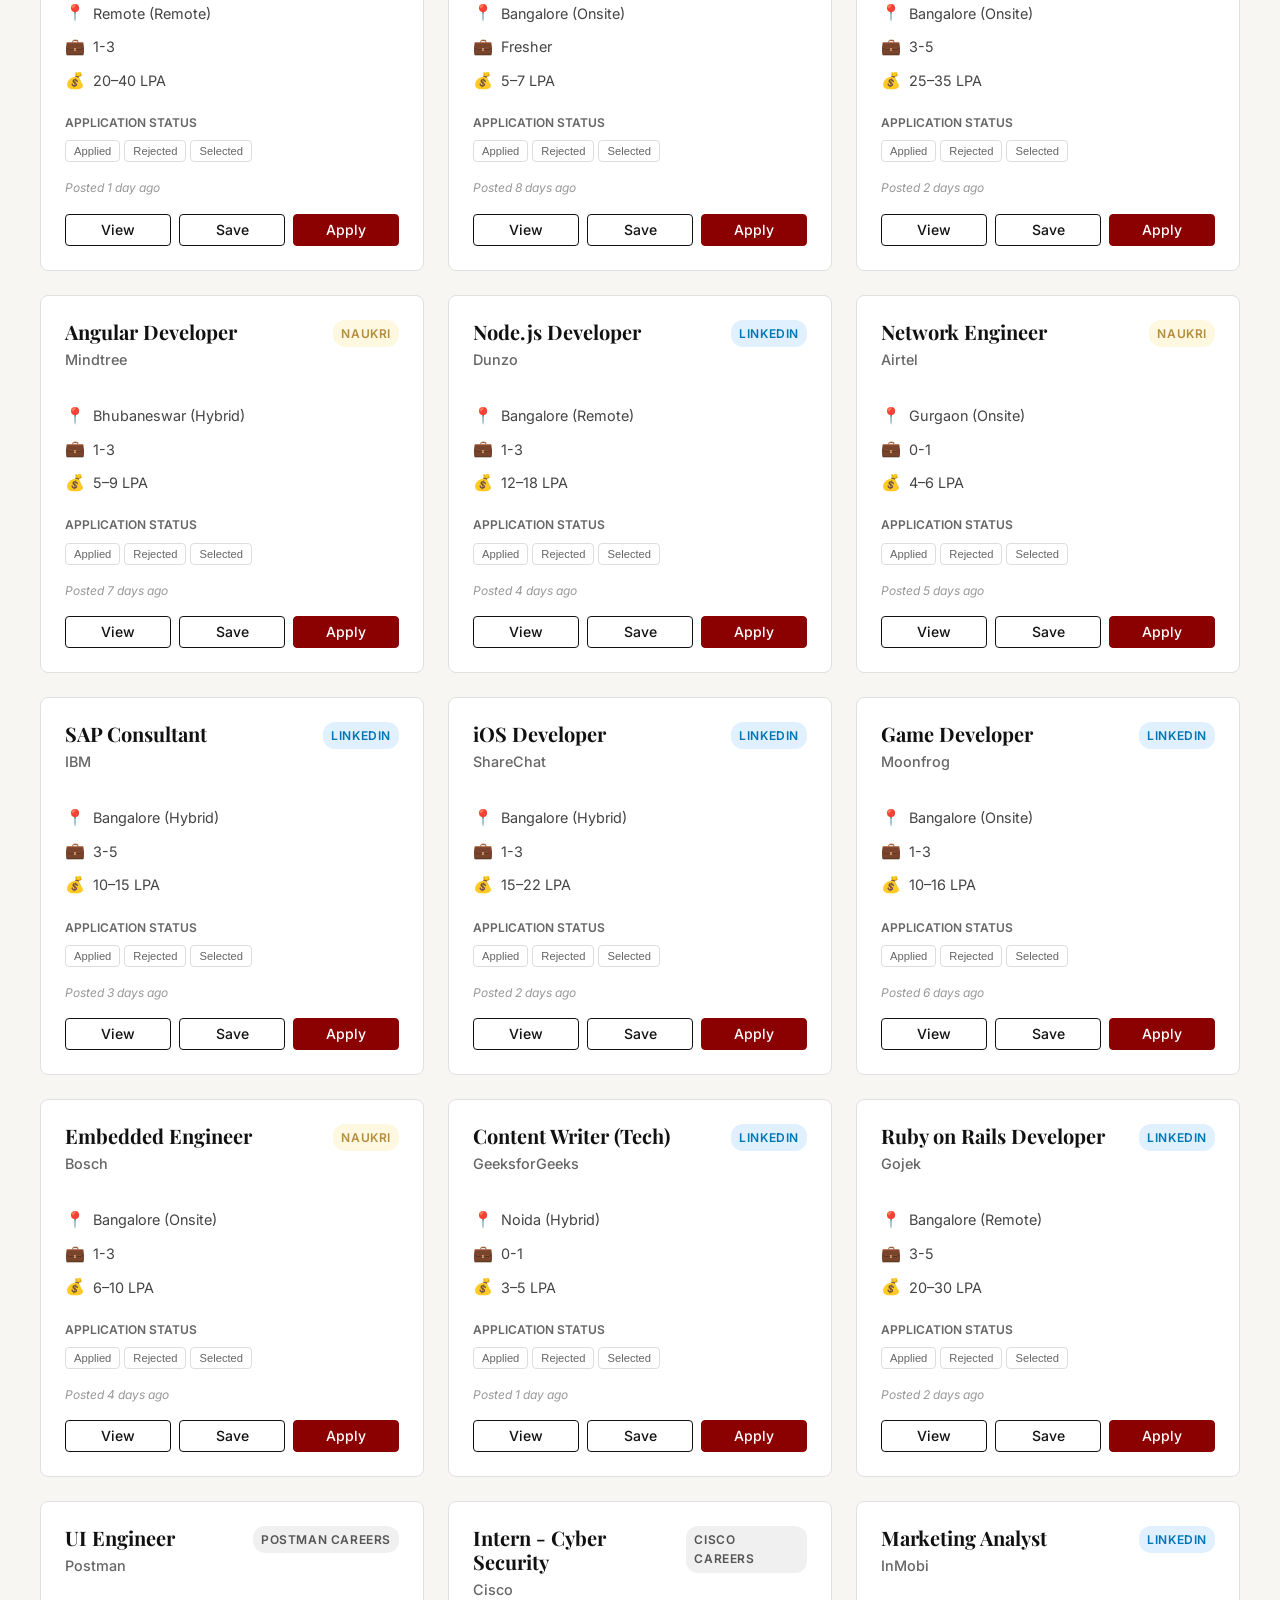
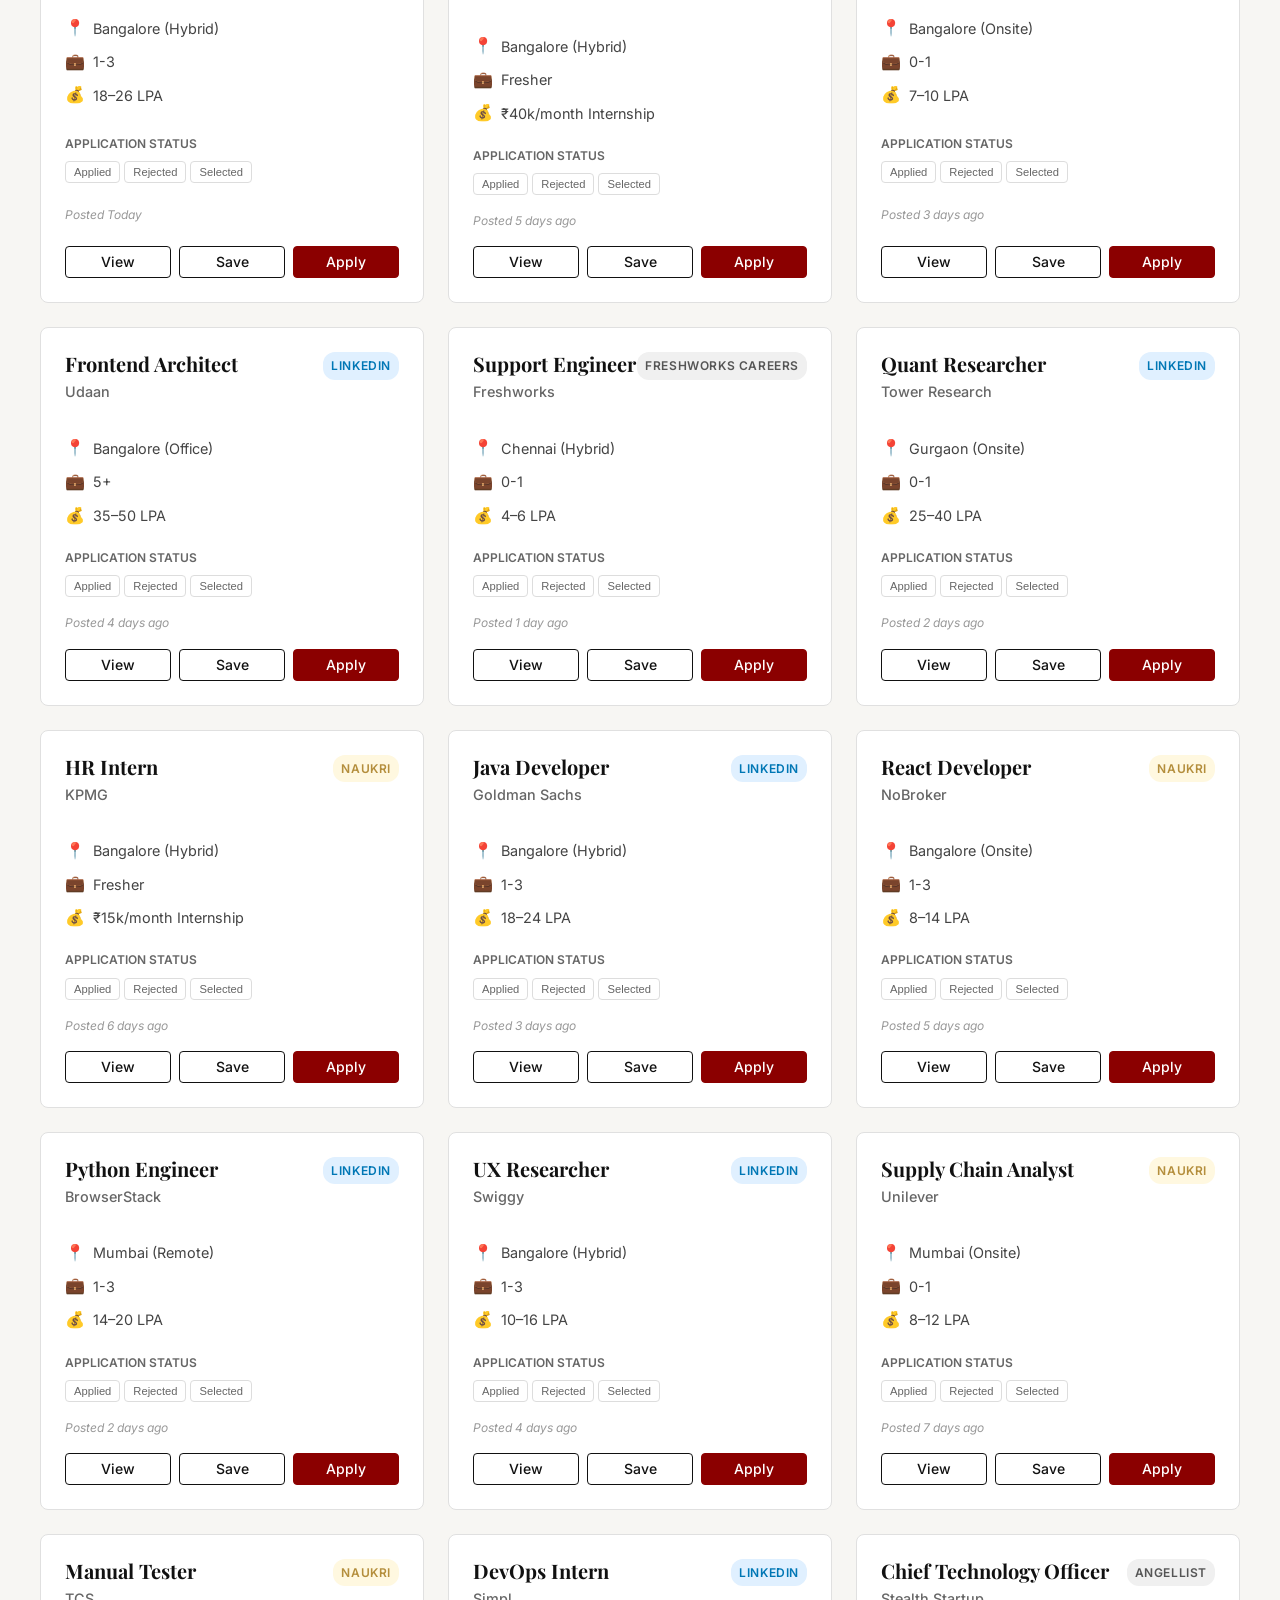
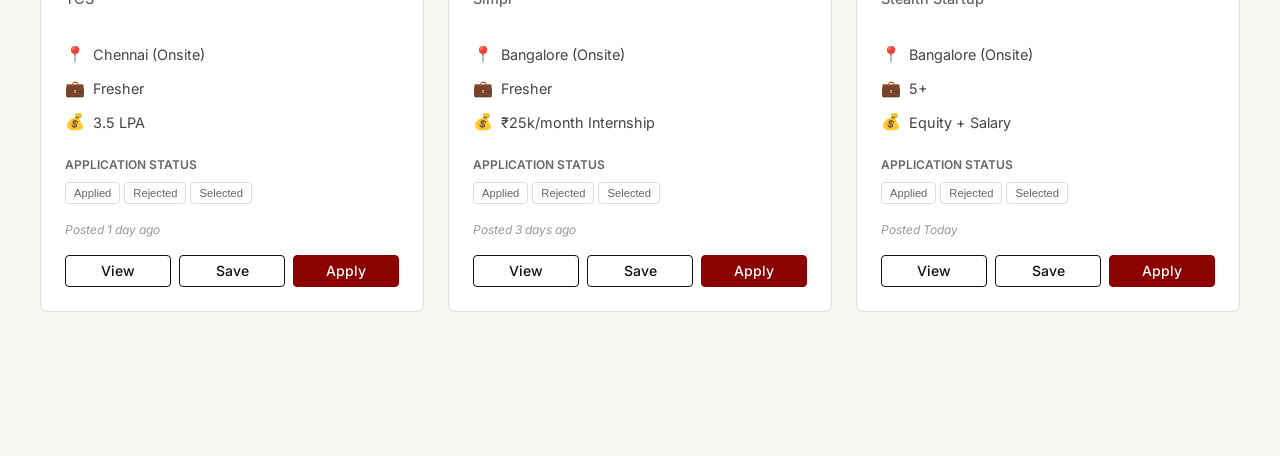
<file: saved.html>
<!DOCTYPE html>
<html lang="en">

<head>
    <meta charset="UTF-8">
    <meta name="viewport" content="width=device-width, initial-scale=1.0">
    <title>Saved Jobs - Job Notification Tracker</title>
    <!-- Fonts -->
    <link rel="preconnect" href="https://fonts.googleapis.com">
    <link rel="preconnect" href="https://fonts.gstatic.com" crossorigin>
    <link
        href="https://fonts.googleapis.com/css2?family=Inter:wght@400;500;600&family=Playfair+Display:wght@600;700&display=swap"
        rel="stylesheet">
    <!-- Styles -->
    <link rel="stylesheet" href="styles.css">
</head>

<body>
    <!-- Top Bar -->
    <nav class="top-bar">
        <div class="brand-name">Job Notification Tracker</div>

        <button class="mobile-menu-btn" aria-label="Toggle menu">
            <span></span>
            <span></span>
            <span></span>
        </button>

        <ul class="nav-links">
            <li><a href="dashboard.html" class="nav-link">Dashboard</a></li>
            <li><a href="saved.html" class="nav-link active">Saved</a></li>
            <li><a href="digest.html" class="nav-link">Digest</a></li>
            <li><a href="settings.html" class="nav-link">Settings</a></li>
            <li><a href="proof.html" class="nav-link">Proof</a></li>
            <li><a href="test.html" class="nav-link">Test</a></li>
            <li><a href="ship.html" class="nav-link" style="color: #666;">Ship</a></li>
        </ul>
    </nav>

    <!-- Context Header -->
    <header class="context-header">
        <h1 class="context-headline">Saved Jobs</h1>
    </header>

    <!-- Main Layout -->
    <main class="main-layout">
        <section class="primary-workspace">
            <div id="job-container" class="job-grid">
                <!-- Javascript will populate this with Saved Jobs -->
            </div>
        </section>
    </main>

    <!-- Modal -->
    <div id="job-modal" class="modal-overlay">
        <div class="modal-content">
            <span class="close-modal">&times;</span>
            <div class="modal-body">
                <!-- Dynamic Content -->
            </div>
        </div>
    </div>

    <!-- Scripts -->
    <script src="script.js"></script>
    <script src="jobs-data.js"></script>
    <script src="app.js"></script>
</body>

</html>
</file>
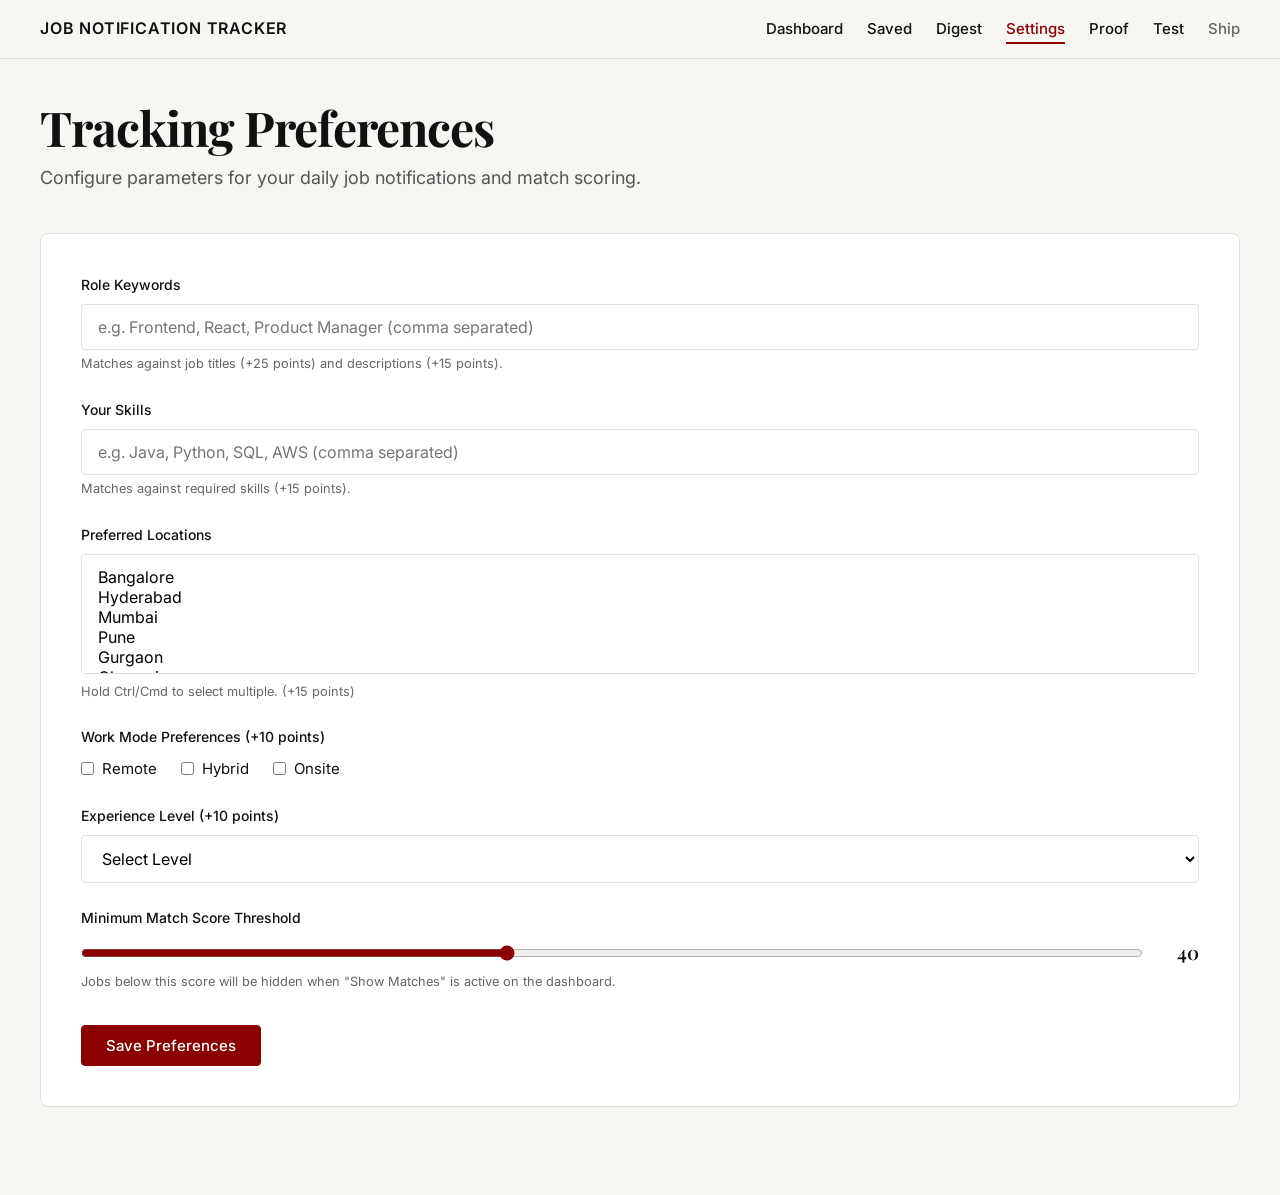
<file: settings.html>
<!DOCTYPE html>
<html lang="en">

<head>
    <meta charset="UTF-8">
    <meta name="viewport" content="width=device-width, initial-scale=1.0">
    <title>Settings - Job Notification Tracker</title>
    <!-- Fonts -->
    <link rel="preconnect" href="https://fonts.googleapis.com">
    <link rel="preconnect" href="https://fonts.gstatic.com" crossorigin>
    <link
        href="https://fonts.googleapis.com/css2?family=Inter:wght@400;500;600&family=Playfair+Display:wght@600;700&display=swap"
        rel="stylesheet">
    <!-- Styles -->
    <link rel="stylesheet" href="styles.css">
</head>

<body>
    <!-- Top Bar -->
    <nav class="top-bar">
        <div class="brand-name">Job Notification Tracker</div>

        <button class="mobile-menu-btn" aria-label="Toggle menu">
            <span></span>
            <span></span>
            <span></span>
        </button>

        <ul class="nav-links">
            <li><a href="dashboard.html" class="nav-link">Dashboard</a></li>
            <li><a href="saved.html" class="nav-link">Saved</a></li>
            <li><a href="digest.html" class="nav-link">Digest</a></li>
            <li><a href="settings.html" class="nav-link active">Settings</a></li>
            <li><a href="proof.html" class="nav-link">Proof</a></li>
            <li><a href="test.html" class="nav-link">Test</a></li>
            <li><a href="ship.html" class="nav-link" style="color: #666;">Ship</a></li>
        </ul>
    </nav>

    <!-- Context Header -->
    <header class="context-header">
        <h1 class="context-headline">Tracking Preferences</h1>
        <p class="context-subtext">Configure parameters for your daily job notifications and match scoring.</p>
    </header>

    <!-- Main Layout -->
    <main class="main-layout">
        <section class="primary-workspace">
            <div class="card">
                <form id="preferences-form">

                    <!-- Role Keywords -->
                    <div class="input-group">
                        <label class="label" for="role-keywords">Role Keywords</label>
                        <input type="text" id="role-keywords"
                            placeholder="e.g. Frontend, React, Product Manager (comma separated)">
                        <p style="font-size: 0.8rem; color: #666; margin-top: 4px;">Matches against job titles (+25
                            points) and descriptions (+15 points).</p>
                    </div>

                    <!-- Skills -->
                    <div class="input-group">
                        <label class="label" for="skills">Your Skills</label>
                        <input type="text" id="skills" placeholder="e.g. Java, Python, SQL, AWS (comma separated)">
                        <p style="font-size: 0.8rem; color: #666; margin-top: 4px;">Matches against required skills (+15
                            points).</p>
                    </div>

                    <!-- Locations (Multi-select) -->
                    <div class="input-group">
                        <label class="label" for="locations">Preferred Locations</label>
                        <select id="locations" multiple style="height: 120px;">
                            <option value="Bangalore">Bangalore</option>
                            <option value="Hyderabad">Hyderabad</option>
                            <option value="Mumbai">Mumbai</option>
                            <option value="Pune">Pune</option>
                            <option value="Gurgaon">Gurgaon</option>
                            <option value="Chennai">Chennai</option>
                            <option value="Delhi">Delhi</option>
                            <option value="Remote">Remote</option>
                        </select>
                        <p style="font-size: 0.8rem; color: #666; margin-top: 4px;">Hold Ctrl/Cmd to select multiple.
                            (+15 points)</p>
                    </div>

                    <!-- Work Mode (Checkboxes) -->
                    <div class="input-group">
                        <label class="label">Work Mode Preferences (+10 points)</label>
                        <div style="display: flex; gap: 24px; margin-top: 8px;">
                            <label style="display: flex; align-items: center; gap: 8px; font-size: 0.9375rem;">
                                <input type="checkbox" name="mode" value="Remote"
                                    style="accent-color: var(--color-accent);">
                                Remote
                            </label>
                            <label style="display: flex; align-items: center; gap: 8px; font-size: 0.9375rem;">
                                <input type="checkbox" name="mode" value="Hybrid"
                                    style="accent-color: var(--color-accent);">
                                Hybrid
                            </label>
                            <label style="display: flex; align-items: center; gap: 8px; font-size: 0.9375rem;">
                                <input type="checkbox" name="mode" value="Onsite"
                                    style="accent-color: var(--color-accent);">
                                Onsite
                            </label>
                        </div>
                    </div>

                    <!-- Experience Level -->
                    <div class="input-group">
                        <label class="label" for="experience">Experience Level (+10 points)</label>
                        <select id="experience" style="width: 100%;">
                            <option value="">Select Level</option>
                            <option value="Fresher">Fresher</option>
                            <option value="0-1">0-1 Years</option>
                            <option value="1-3">1-3 Years</option>
                            <option value="3-5">3-5 Years</option>
                            <option value="5+">5+ Years</option>
                        </select>
                    </div>

                    <!-- Min Match Score (Slider) -->
                    <div class="input-group">
                        <label class="label" for="min-score">Minimum Match Score Threshold</label>
                        <div style="display: flex; align-items: center; gap: 16px;">
                            <input type="range" id="min-score" min="0" max="100" value="40"
                                style="flex: 1; accent-color: var(--color-accent);">
                            <span id="score-display"
                                style="font-weight: 600; font-family: var(--font-serif); font-size: 1.2rem; min-width: 40px; text-align: right;">40</span>
                        </div>
                        <p style="font-size: 0.8rem; color: #666; margin-top: 4px;">Jobs below this score will be hidden
                            when "Show Matches" is active on the dashboard.</p>
                    </div>

                    <div style="margin-top: 32px;">
                        <button type="submit" class="btn btn-primary">Save Preferences</button>
                    </div>
                </form>
            </div>
        </section>
    </main>

    <!-- Modal -->
    <div id="toast"
        style="position: fixed; bottom: 24px; right: 24px; background: #333; color: white; padding: 12px 24px; border-radius: 4px; display: none; z-index: 1000;">
        Preferences Saved</div>

    <!-- Scripts -->
    <script src="script.js"></script>
    <script src="jobs-data.js"></script>
    <script src="app.js"></script>
</body>

</html>
</file>
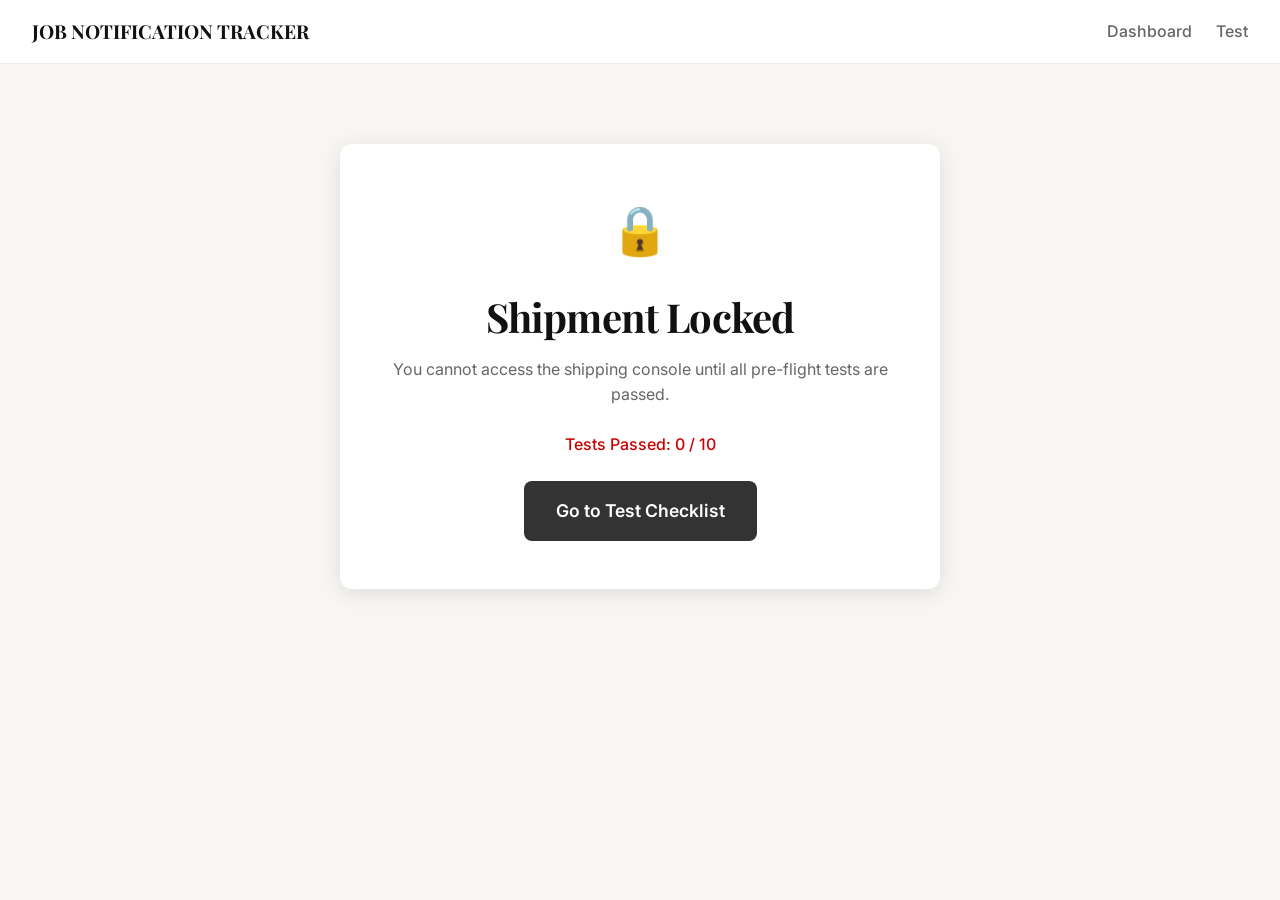
<file: ship.html>
<!DOCTYPE html>
<html lang="en">

<head>
    <meta charset="UTF-8">
    <meta name="viewport" content="width=device-width, initial-scale=1.0">
    <title>Ship - Job Notification Tracker</title>
    <link
        href="https://fonts.googleapis.com/css2?family=Inter:wght@400;500;600&family=Playfair+Display:wght@600;700&display=swap"
        rel="stylesheet">
    <link rel="stylesheet" href="styles.css">
    <style>
        .ship-container {
            max-width: 600px;
            margin: 80px auto;
            text-align: center;
            background: white;
            padding: 48px;
            border-radius: 12px;
            box-shadow: 0 4px 20px rgba(0, 0, 0, 0.1);
        }

        .locked-icon {
            font-size: 3rem;
            margin-bottom: 24px;
            display: block;
        }

        .ship-btn {
            background: #000;
            color: #fff;
            padding: 16px 32px;
            font-size: 1.1rem;
            border-radius: 8px;
            text-decoration: none;
            display: inline-block;
            margin-top: 24px;
            font-weight: 600;
            transition: transform 0.2s;
        }

        .ship-btn:hover {
            transform: scale(1.02);
        }

        .hidden {
            display: none;
        }
    </style>
</head>

<body>
    <!-- Navigation -->
    <nav class="navbar"
        style="padding: 16px 32px; background: white; border-bottom: 1px solid #eee; display: flex; align-items: center; justify-content: space-between;">
        <div class="nav-brand" style="font-family: 'Playfair Display', serif; font-weight: 700; font-size: 1.2rem;">JOB
            NOTIFICATION TRACKER</div>
        <div style="display: flex; gap: 24px;">
            <a href="dashboard.html" style="text-decoration: none; color: #666; font-weight: 500;">Dashboard</a>
            <a href="test.html" style="text-decoration: none; color: #666; font-weight: 500;">Test</a>
        </div>
    </nav>

    <!-- LOCKED VIEW -->
    <div id="locked-view" class="ship-container">
        <span class="locked-icon">🔒</span>
        <h1 style="font-family: var(--font-serif); margin-bottom: 16px;">Shipment Locked</h1>
        <p style="color: #666; line-height: 1.6;">You cannot access the shipping console until all pre-flight tests are
            passed.</p>
        <div style="margin-top: 24px; font-weight: 500; color: #c00;">
            Tests Passed: <span id="lock-count">0</span> / 10
        </div>
        <a href="test.html" class="ship-btn" style="background: #333;">Go to Test Checklist</a>
    </div>

    <!-- UNLOCKED VIEW -->
    <div id="unlocked-view" class="ship-container hidden">
        <span class="locked-icon">🚀</span>
        <h1 style="font-family: var(--font-serif); margin-bottom: 16px;">Ready for Takeoff</h1>
        <p style="color: #666; line-height: 1.6;">All systems go. Your application is verified and ready for deployment.
        </p>
        <div style="margin-top: 32px; padding: 24px; background: #e6ffe6; border-radius: 8px; color: #006600;">
            <strong>Deployment Status:</strong> GREEN
        </div>
        <button class="ship-btn" onclick="alert('Simulated Deployment Sequence Initiated!')">Deploy to
            Production</button>
    </div>

    <script>
        document.addEventListener('DOMContentLoaded', () => {
            const checklist = JSON.parse(localStorage.getItem('jobTrackerTestChecklist')) || {};
            const passedCount = Object.values(checklist).filter(v => v).length;

            const lockedView = document.getElementById('locked-view');
            const unlockedView = document.getElementById('unlocked-view');
            const lockCount = document.getElementById('lock-count');

            if (passedCount >= 10) {
                lockedView.classList.add('hidden');
                unlockedView.classList.remove('hidden');
            } else {
                lockedView.classList.remove('hidden');
                unlockedView.classList.add('hidden');
                lockCount.innerText = passedCount;
            }
        });
    </script>
</body>

</html>
</file>
<file: styles.css>
/* 
 * KodNest Premium Build System
 * Design Philosophy: Calm, Intentional, Coherent, Confident
 */

:root {
  /* Color System */
  --color-bg: #F7F6F3;
  --color-text-primary: #111111;
  --color-accent: #8B0000;
  --color-success: #4A6E48;
  /* Muted Green */
  --color-warning: #B48E3C;
  /* Muted Amber */
  --color-border: #E0E0E0;
  --color-white: #FFFFFF;

  /* Typography */
  --font-serif: 'Playfair Display', serif;
  --font-sans: 'Inter', sans-serif;

  /* Spacing System */
  --space-xs: 8px;
  --space-sm: 16px;
  --space-md: 24px;
  --space-lg: 40px;
  --space-xl: 64px;

  /* Interaction */
  --transition-speed: 200ms;
  --transition-ease: ease-in-out;
  --radius-sm: 4px;
  --radius-md: 8px;
}

/* Global Reset */
*,
*::before,
*::after {
  box-sizing: border-box;
  margin: 0;
  padding: 0;
}

body {
  background-color: var(--color-bg);
  color: var(--color-text-primary);
  font-family: var(--font-sans);
  font-size: 16px;
  line-height: 1.6;
  -webkit-font-smoothing: antialiased;
  -moz-osx-font-smoothing: grayscale;
  min-height: 100vh;
  display: flex;
  flex-direction: column;
}

/* Typography Overrides */
h1,
h2,
h3,
h4,
h5,
h6 {
  font-family: var(--font-serif);
  font-weight: 700;
  margin-bottom: var(--space-md);
  line-height: 1.2;
}

h1 {
  font-size: 2.5rem;
  letter-spacing: -0.02em;
}

h2 {
  font-size: 2rem;
  letter-spacing: -0.01em;
}

h3 {
  font-size: 1.5rem;
}

h4 {
  font-size: 1.125rem;
  margin-bottom: var(--space-xs);
}

p {
  margin-bottom: var(--space-sm);
  max-width: 720px;
}

/* Top Bar */
.top-bar {
  display: flex;
  justify-content: space-between;
  align-items: center;
  padding: var(--space-sm) var(--space-lg);
  border-bottom: 1px solid var(--color-border);
  background: var(--color-bg);
  position: sticky;
  top: 0;
  z-index: 100;
}

.brand-name {
  font-weight: 600;
  font-size: 1rem;
  letter-spacing: 0.05em;
  text-transform: uppercase;
}

/* Context Header */
.context-header {
  padding: var(--space-lg) var(--space-lg) var(--space-md);
  max-width: 1400px;
  margin: 0 auto;
  width: 100%;
}

.context-headline {
  font-size: 3rem;
  margin-bottom: var(--space-xs);
  color: var(--color-text-primary);
}

.context-subtext {
  font-size: 1.125rem;
  color: #555;
  font-family: var(--font-sans);
}

/* Main Layout */
.main-layout {
  display: flex;
  flex-direction: column;
  /* Ensure main sections stack (filter then grid) */
  flex: 1;
  max-width: 1400px;
  margin: 0 auto;
  width: 100%;
  padding: 0 var(--space-lg) var(--space-xl);
  /* Bottom padding for footer */
  gap: var(--space-lg);
}

.primary-workspace {
  flex: 1;
  /* min-width: 0; */
}

/* Components: Cards */
.card {
  background: var(--color-white);
  border: 1px solid var(--color-border);
  border-radius: var(--radius-md);
  padding: var(--space-lg);
  margin-bottom: var(--space-md);
}

.card-title {
  font-family: var(--font-sans);
  font-weight: 600;
  margin-bottom: var(--space-sm);
  font-size: 1.125rem;
}

/* Components: Buttons */
.btn {
  display: inline-flex;
  align-items: center;
  justify-content: center;
  padding: 12px 24px;
  border-radius: var(--radius-sm);
  font-family: var(--font-sans);
  font-weight: 500;
  font-size: 0.9375rem;
  cursor: pointer;
  transition: all var(--transition-speed) var(--transition-ease);
  border: 1px solid transparent;
  line-height: 1;
  text-decoration: none;
}

.btn-sm {
  padding: 8px 16px;
  font-size: 0.875rem;
}

.btn-primary {
  background-color: var(--color-accent);
  color: var(--color-white);
  border-color: var(--color-accent);
}

.btn-primary:hover {
  background-color: #660000;
  /* Darker red */
  border-color: #660000;
}

.btn-secondary {
  background-color: transparent;
  color: var(--color-text-primary);
  border-color: var(--color-text-primary);
}

.btn-secondary:hover {
  background-color: rgba(0, 0, 0, 0.05);
}

.saved-active {
  background-color: #e0e0e0;
  font-weight: 600;
}

/* Components: Inputs */
.input-group {
  margin-bottom: var(--space-md);
}

.label {
  display: block;
  font-weight: 500;
  margin-bottom: var(--space-xs);
  font-size: 0.875rem;
}

input[type="text"],
textarea,
select {
  width: 100%;
  padding: 12px 16px;
  border: 1px solid var(--color-border);
  border-radius: var(--radius-sm);
  font-family: var(--font-sans);
  font-size: 1rem;
  background-color: var(--color-white);
  transition: border-color var(--transition-speed) var(--transition-ease);
}

input[type="text"]:focus,
textarea:focus,
select:focus {
  outline: none;
  border-color: var(--color-text-primary);
  /* Focus state */
}

/* Navigation System */
.nav-container {
  display: flex;
  align-items: center;
  gap: var(--space-md);
}

/* Overriding top-bar to accommodate nav */
.top-bar {
  justify-content: flex-start;
  gap: var(--space-xl);
}

.nav-links {
  display: flex;
  gap: var(--space-md);
  list-style: none;
  margin-left: auto;
  /* Push to right if desired, or keep left */
}

.nav-link {
  text-decoration: none;
  color: var(--color-text-primary);
  font-family: var(--font-sans);
  font-weight: 500;
  font-size: 0.9375rem;
  padding-bottom: 4px;
  border-bottom: 2px solid transparent;
  transition: all var(--transition-speed) var(--transition-ease);
}

.nav-link:hover {
  color: var(--color-accent);
}

.nav-link.active {
  color: var(--color-accent);
  border-bottom-color: var(--color-accent);
}

/* Mobile Hamburger */
.mobile-menu-btn {
  display: none;
  background: none;
  border: none;
  cursor: pointer;
  padding: 8px;
  flex-direction: column;
  gap: 6px;
  margin-left: auto;
  /* Push to right on mobile */
}

.mobile-menu-btn span {
  display: block;
  width: 24px;
  height: 2px;
  background-color: var(--color-text-primary);
  transition: all 0.3s ease;
}

/* Responsive Navigation */
@media (max-width: 768px) {
  .nav-links {
    display: none;
    /* Hidden by default on mobile */
    position: absolute;
    top: 100%;
    /* Below top bar */
    left: 0;
    right: 0;
    background-color: var(--color-bg);
    border-bottom: 1px solid var(--color-border);
    flex-direction: column;
    padding: var(--space-md);
    gap: var(--space-sm);
    box-shadow: 0 4px 6px -1px rgba(0, 0, 0, 0.1);
    z-index: 99;
  }

  .nav-links.mobile-open {
    display: flex;
  }

  .mobile-menu-btn {
    display: flex;
  }
}

/* ========================================= */
/*       NEW RENDERER & FILTER STYLES        */
/* ========================================= */

/* Filter Bar */
.filter-bar {
  display: flex;
  flex-wrap: wrap;
  gap: 12px;
  margin-bottom: var(--space-lg);
  background: var(--color-white);
  padding: var(--space-md);
  border: 1px solid var(--color-border);
  border-radius: var(--radius-md);
}

.filter-input {
  flex: 2 1 200px;
  /* Search grows */
}

.filter-select {
  flex: 1 1 140px;
  padding: 12px;
}

/* Job Grid */
.job-grid {
  display: grid;
  grid-template-columns: repeat(auto-fill, minmax(300px, 1fr));
  gap: 24px;
  padding-bottom: 80px;
  /* Space for footer/bottom scroll */
}

/* Job Card */
.job-card {
  background: var(--color-white);
  border: 1px solid var(--color-border);
  border-radius: var(--radius-md);
  padding: 24px;
  transition: transform var(--transition-speed), border-color var(--transition-speed);
  display: flex;
  flex-direction: column;
  justify-content: space-between;
  min-height: 240px;
}

.job-card:hover {
  transform: translateY(-2px);
  border-color: #AAA;
}

.job-card-header {
  display: flex;
  justify-content: space-between;
  align-items: flex-start;
  margin-bottom: 16px;
}

.job-title {
  font-size: 1.25rem;
  font-family: var(--font-serif);
  margin-bottom: 4px;
}

.job-company {
  font-size: 0.9rem;
  color: #666;
  font-weight: 500;
}

.job-source-badge {
  font-size: 0.75rem;
  padding: 4px 8px;
  border-radius: 12px;
  font-weight: 600;
  text-transform: uppercase;
  letter-spacing: 0.05em;
  background: #f0f0f0;
  color: #555;
  align-self: flex-start;
}

.job-source-badge.linkedin {
  background: #e0f0ff;
  color: #0077b5;
}

.job-source-badge.naukri {
  background: #fff8e0;
  color: #b48e3c;
}

.job-source-badge.indeed {
  background: #e0f4ff;
  color: #2164f3;
}

.job-details {
  margin-bottom: 20px;
  display: flex;
  flex-direction: column;
  gap: 8px;
}

.detail-item {
  font-size: 0.9rem;
  color: #444;
  display: flex;
  align-items: center;
  gap: 8px;
}

.icon {
  font-size: 1rem;
  width: 20px;
  text-align: center;
}

.job-meta {
  font-size: 0.75rem;
  color: #999;
  margin-bottom: 16px;
  font-style: italic;
}

.job-actions {
  display: flex;
  gap: 8px;
}

.job-actions .btn {
  flex: 1;
  /* Equal width buttons */
}

/* Modal */
.modal-overlay {
  display: none;
  /* Hidden by default */
  position: fixed;
  top: 0;
  left: 0;
  right: 0;
  bottom: 0;
  background-color: rgba(0, 0, 0, 0.5);
  z-index: 1000;
  justify-content: center;
  align-items: center;
}

.modal-content {
  background: var(--color-white);
  padding: 32px;
  border-radius: var(--radius-md);
  width: 90%;
  max-width: 600px;
  position: relative;
  max-height: 90vh;
  overflow-y: auto;
}

.close-modal {
  position: absolute;
  top: 16px;
  right: 24px;
  font-size: 2rem;
  cursor: pointer;
  color: #999;
  line-height: 1;
}

.close-modal:hover {
  color: var(--color-text-primary);
}

.skill-tag {
  background: #F0F0F0;
  padding: 4px 8px;
  border-radius: 4px;
  font-size: 0.8rem;
  font-family: monospace;
}

.badge {
  background: #eee;
  padding: 6px 10px;
  border-radius: 20px;
  font-size: 0.85rem;
}

/* --- TOGGLE SWITCH --- */
.switch {
  position: relative;
  display: inline-block;
  width: 40px;
  height: 24px;
}

.switch input {
  opacity: 0;
  width: 0;
  height: 0;
}

.slider {
  position: absolute;
  cursor: pointer;
  top: 0;
  left: 0;
  right: 0;
  bottom: 0;
  background-color: #ccc;
  -webkit-transition: .4s;
  transition: .4s;
}

.slider:before {
  position: absolute;
  content: "";
  height: 16px;
  width: 16px;
  left: 4px;
  bottom: 4px;
  background-color: white;
  -webkit-transition: .4s;
  transition: .4s;
}

input:checked+.slider {
  background-color: var(--color-accent);
}

input:focus+.slider {
  box-shadow: 0 0 1px var(--color-accent);
}

input:checked+.slider:before {
  -webkit-transform: translateX(16px);
  -ms-transform: translateX(16px);
  transform: translateX(16px);
}

/* Rounded sliders */
.slider.round {
  border-radius: 34px;
}

.slider.round:before {
  border-radius: 50%;
}

/* --- EMAIL SIMULATION STYLES --- */
.email-row {
  padding: 16px 0;
  border-bottom: 1px solid #eee;
  display: flex;
  justify-content: space-between;
  align-items: start;
  gap: 16px;
}

.email-row:last-child {
  border-bottom: none;
}

.email-row:hover {
  background-color: #fcfcfc;
}

/* --- STATUS & TOAST STYLES --- */

/* Status Badges */
.status-badge {
  padding: 4px 10px;
  border-radius: 12px;
  font-size: 0.75rem;
  font-weight: 600;
  text-transform: uppercase;
  letter-spacing: 0.05em;
  background: #f0f0f0;
  color: #666;
  border: 1px solid transparent;
  cursor: pointer;
  transition: all 0.2s ease;
  display: inline-block;
}

.status-badge:hover {
  background: #e0e0e0;
}

.status-badge.applied {
  background: #e0f0ff;
  color: #0077b5;
  border-color: #b3d7ff;
}

.status-badge.rejected {
  background: #ffe0e0;
  color: #c00;
  border-color: #ffb3b3;
}

.status-badge.selected {
  background: #e6ffe6;
  color: #006600;
  border-color: #b3ffb3;
}

/* Status Controls Group */
.status-controls {
  display: flex;
  gap: 4px;
  margin-top: 8px;
}

.status-btn {
  background: white;
  border: 1px solid #ddd;
  padding: 4px 8px;
  font-size: 0.7rem;
  border-radius: 4px;
  cursor: pointer;
  color: #666;
  transition: all 0.2s;
}

.status-btn:hover {
  border-color: #999;
  color: #333;
}

.status-btn.active {
  background: #333;
  color: white;
  border-color: #333;
}

.status-btn.active[data-status="Applied"] {
  background: #0077b5;
  border-color: #0077b5;
}

.status-btn.active[data-status="Rejected"] {
  background: #c00;
  border-color: #c00;
}

.status-btn.active[data-status="Selected"] {
  background: #006600;
  border-color: #006600;
}

/* Toast Notification */
#status-toast {
  position: fixed;
  bottom: 24px;
  left: 50%;
  transform: translateX(-50%) translateY(100px);
  background: #333;
  color: white;
  padding: 12px 24px;
  border-radius: 8px;
  box-shadow: 0 4px 12px rgba(0,0,0,0.2);
  display: flex;
  align-items: center;
  gap: 12px;
  font-family: var(--font-sans);
  font-size: 0.9rem;
  opacity: 0;
  transition: all 0.3s cubic-bezier(0.68, -0.55, 0.265, 1.55);
  z-index: 2000;
}

#status-toast.show {
  transform: translateX(-50%) translateY(0);
  opacity: 1;
}

#status-toast .icon {
  font-size: 1.2rem;
}
</file>
